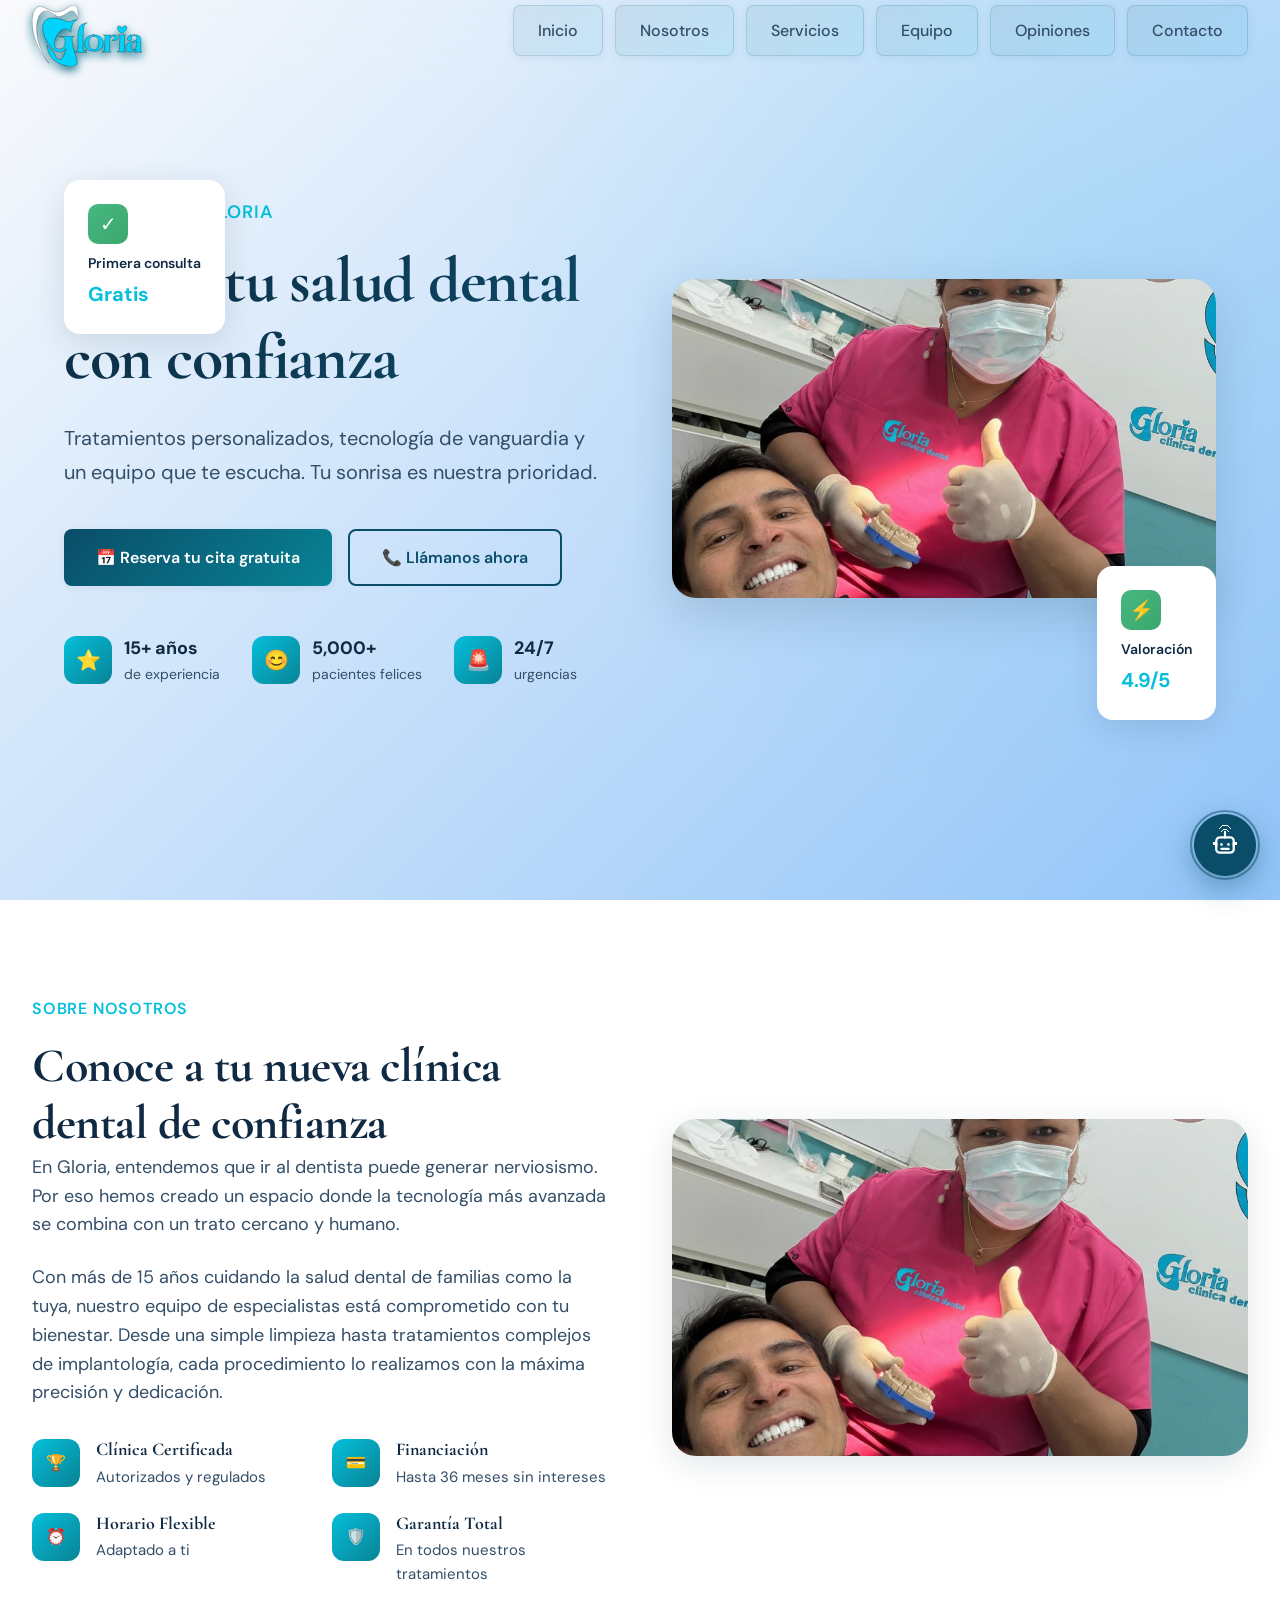
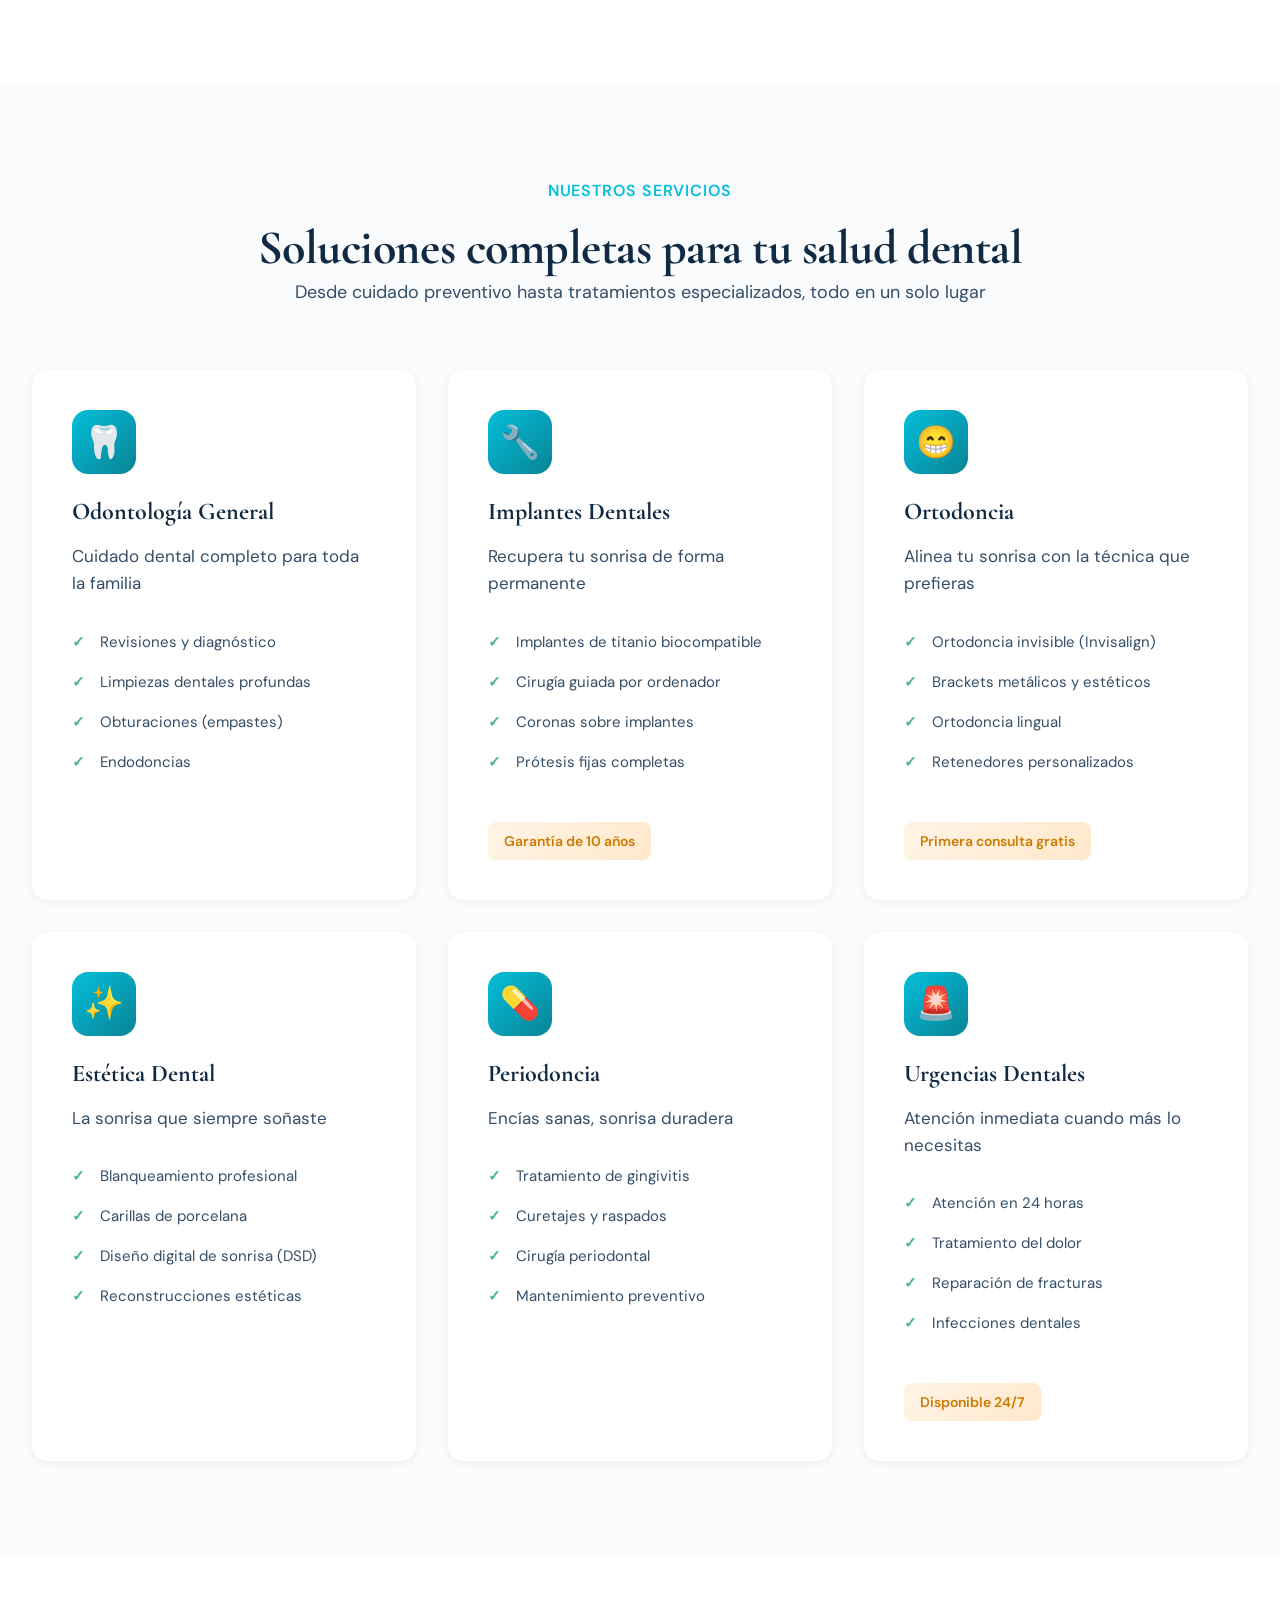
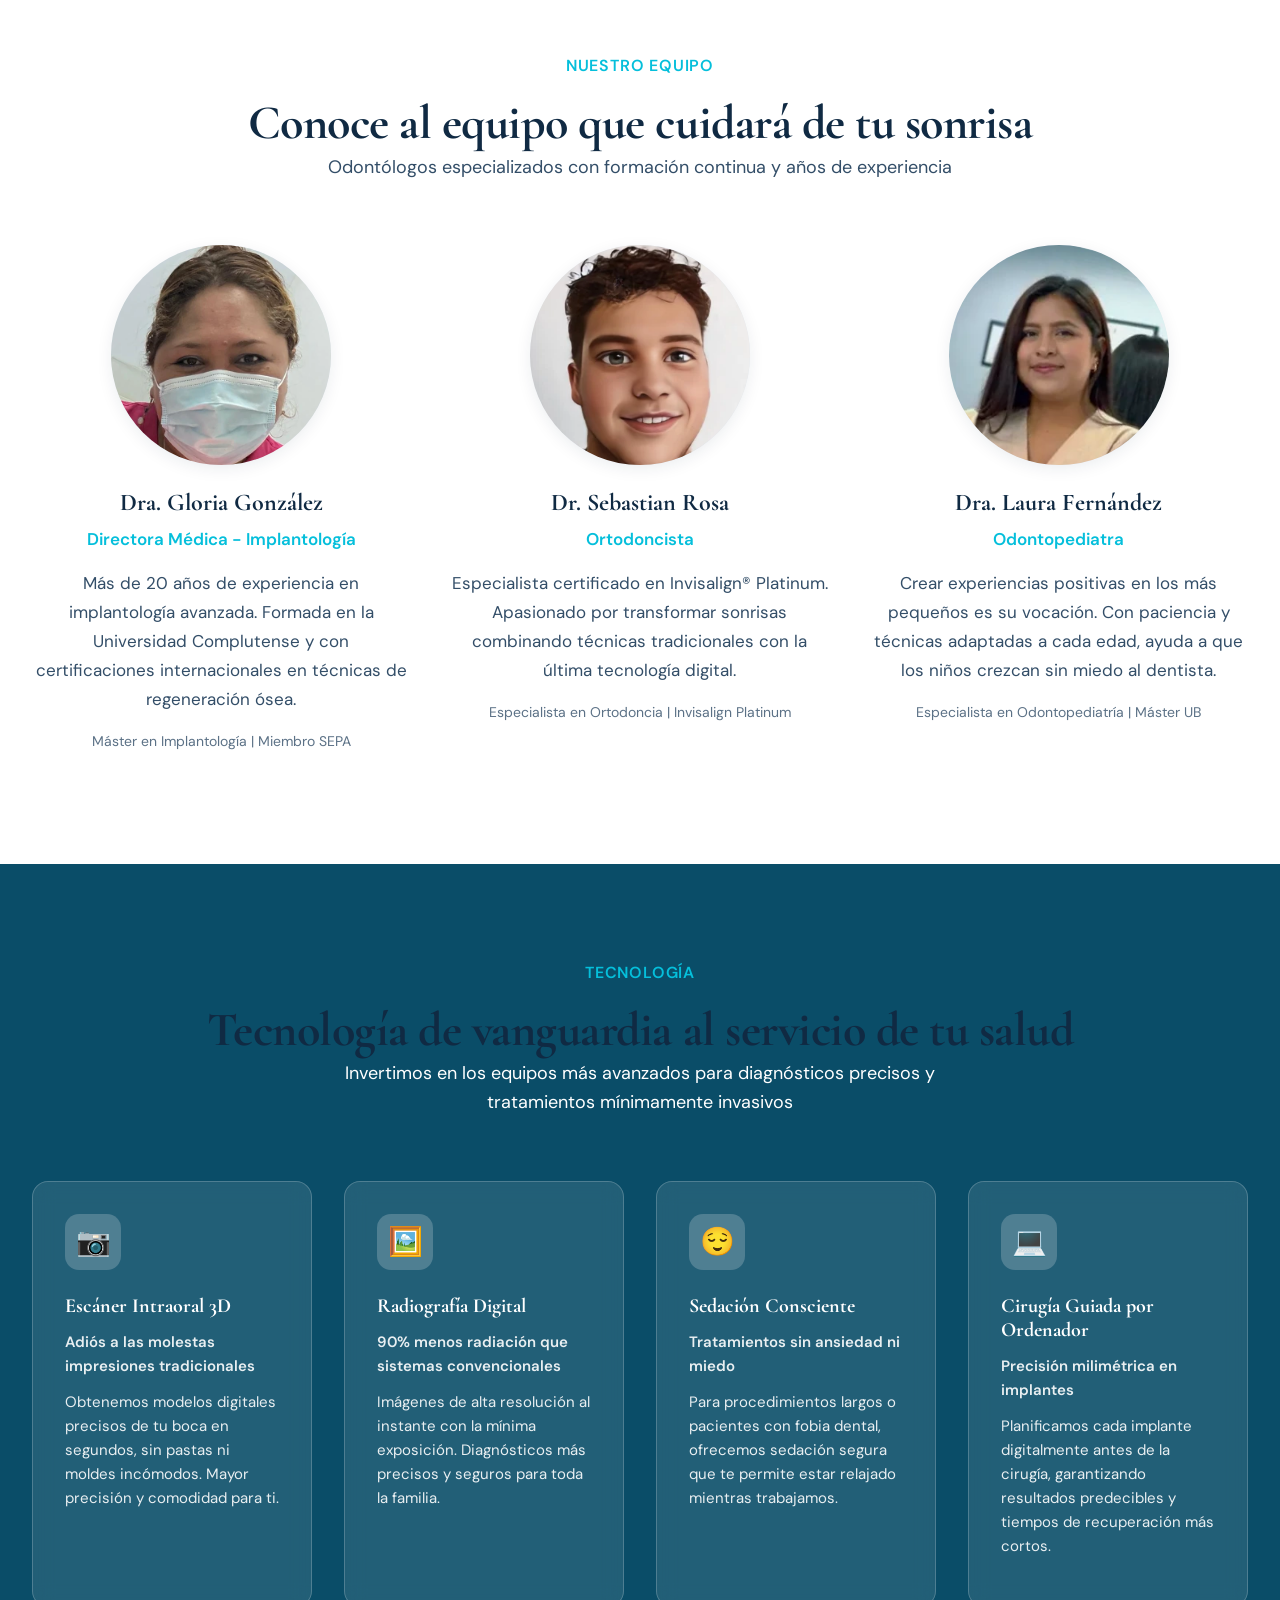
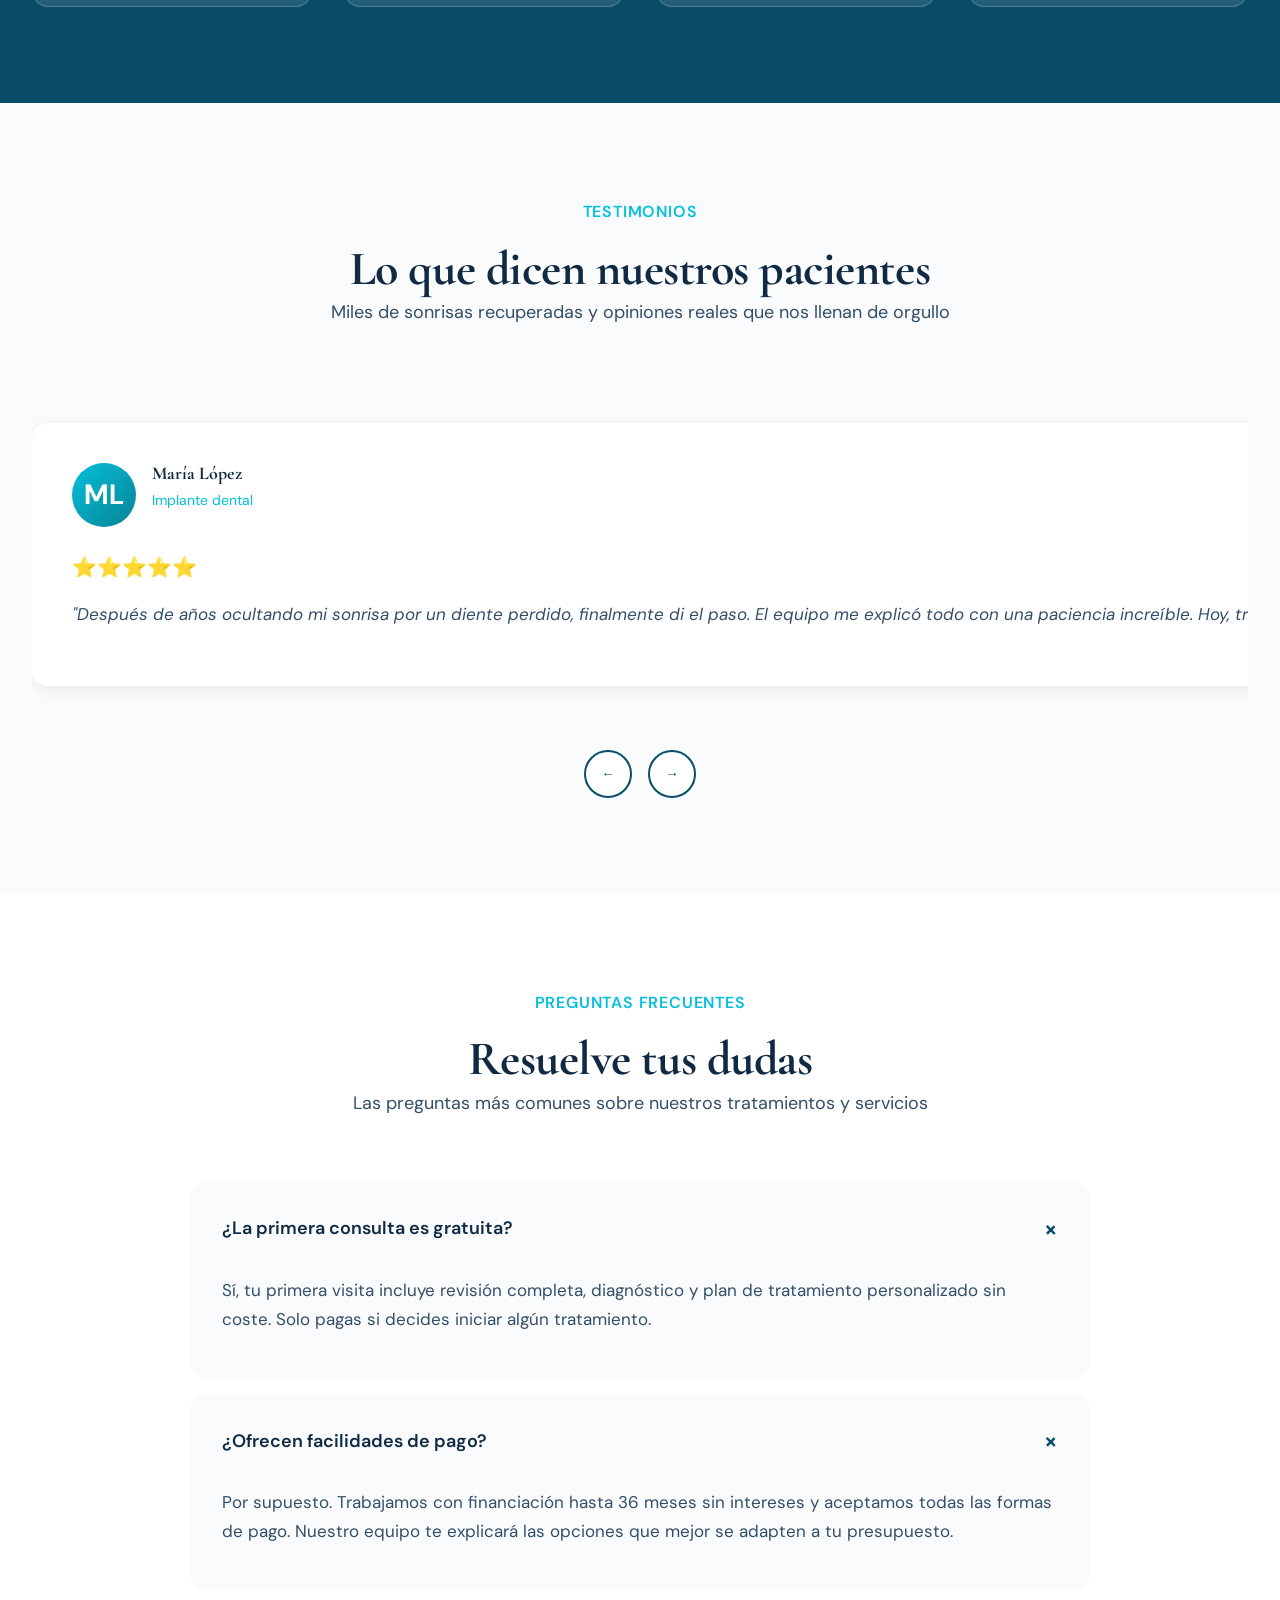
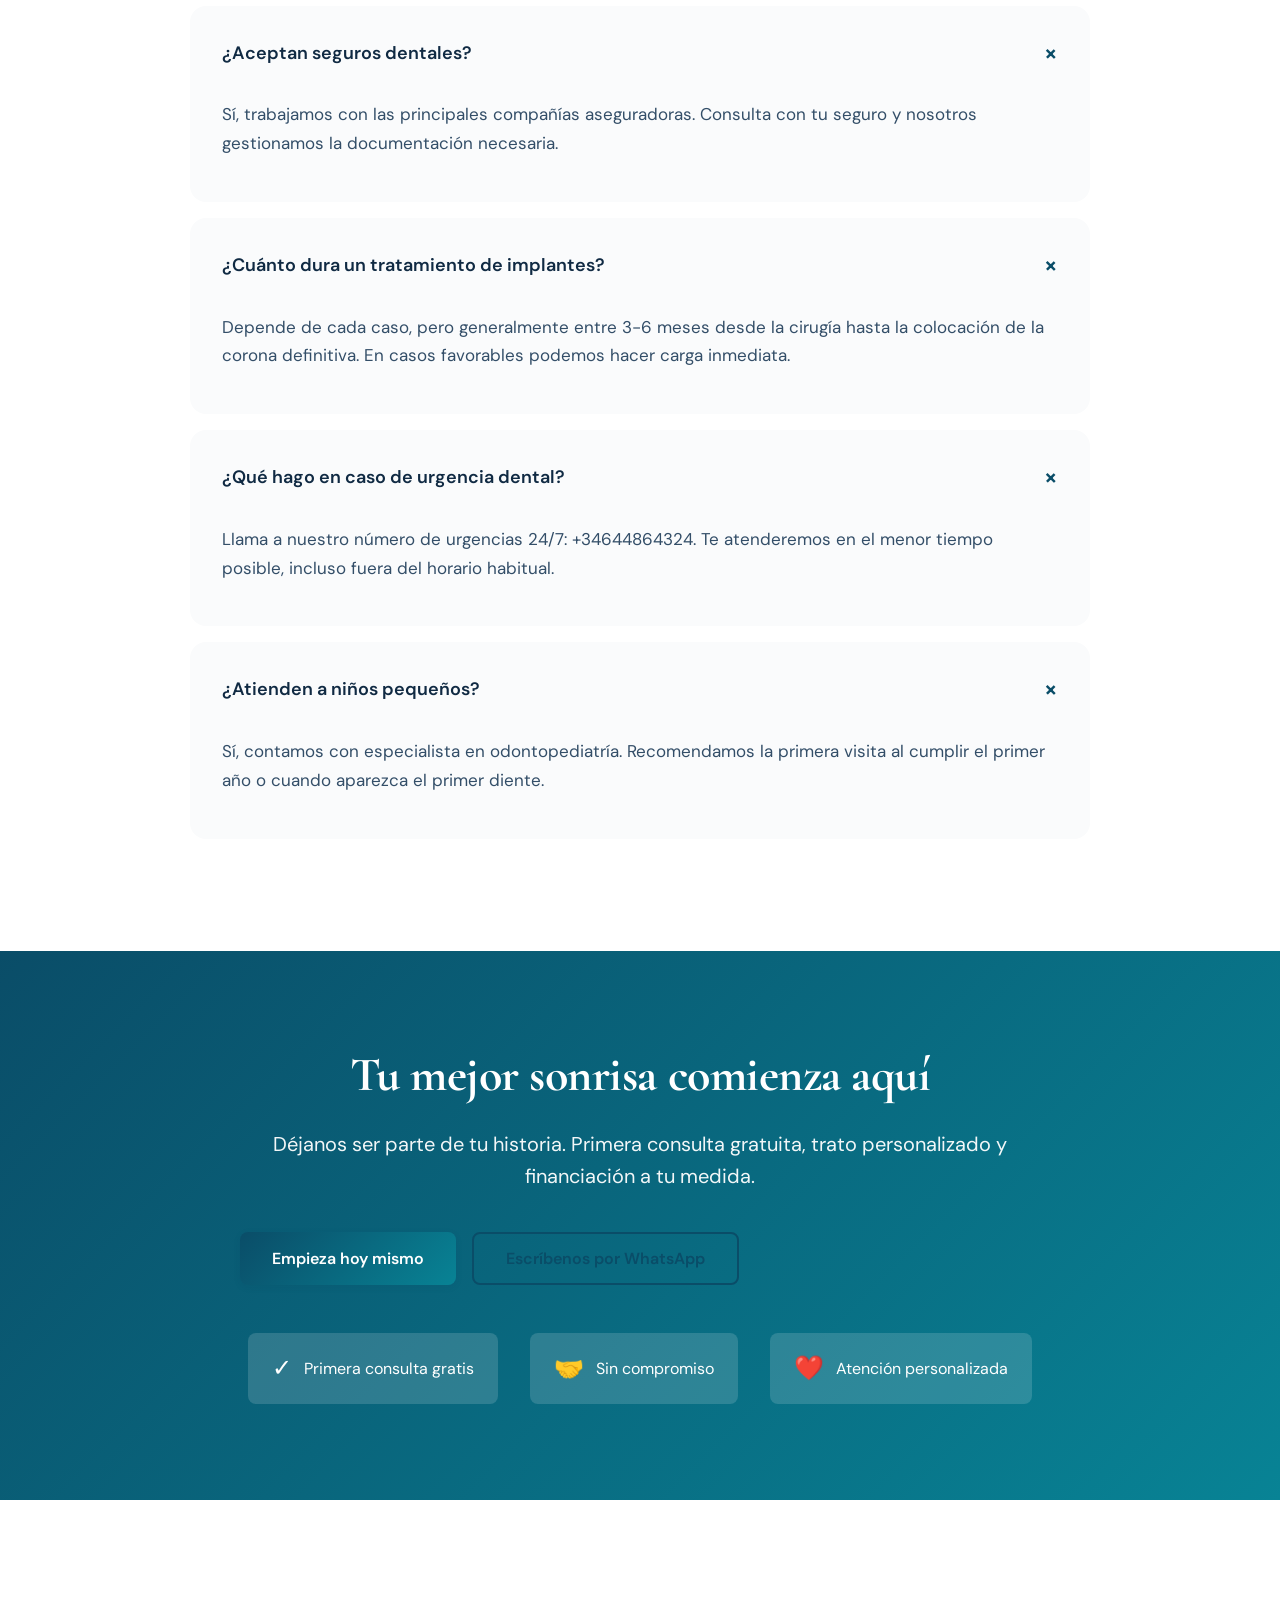
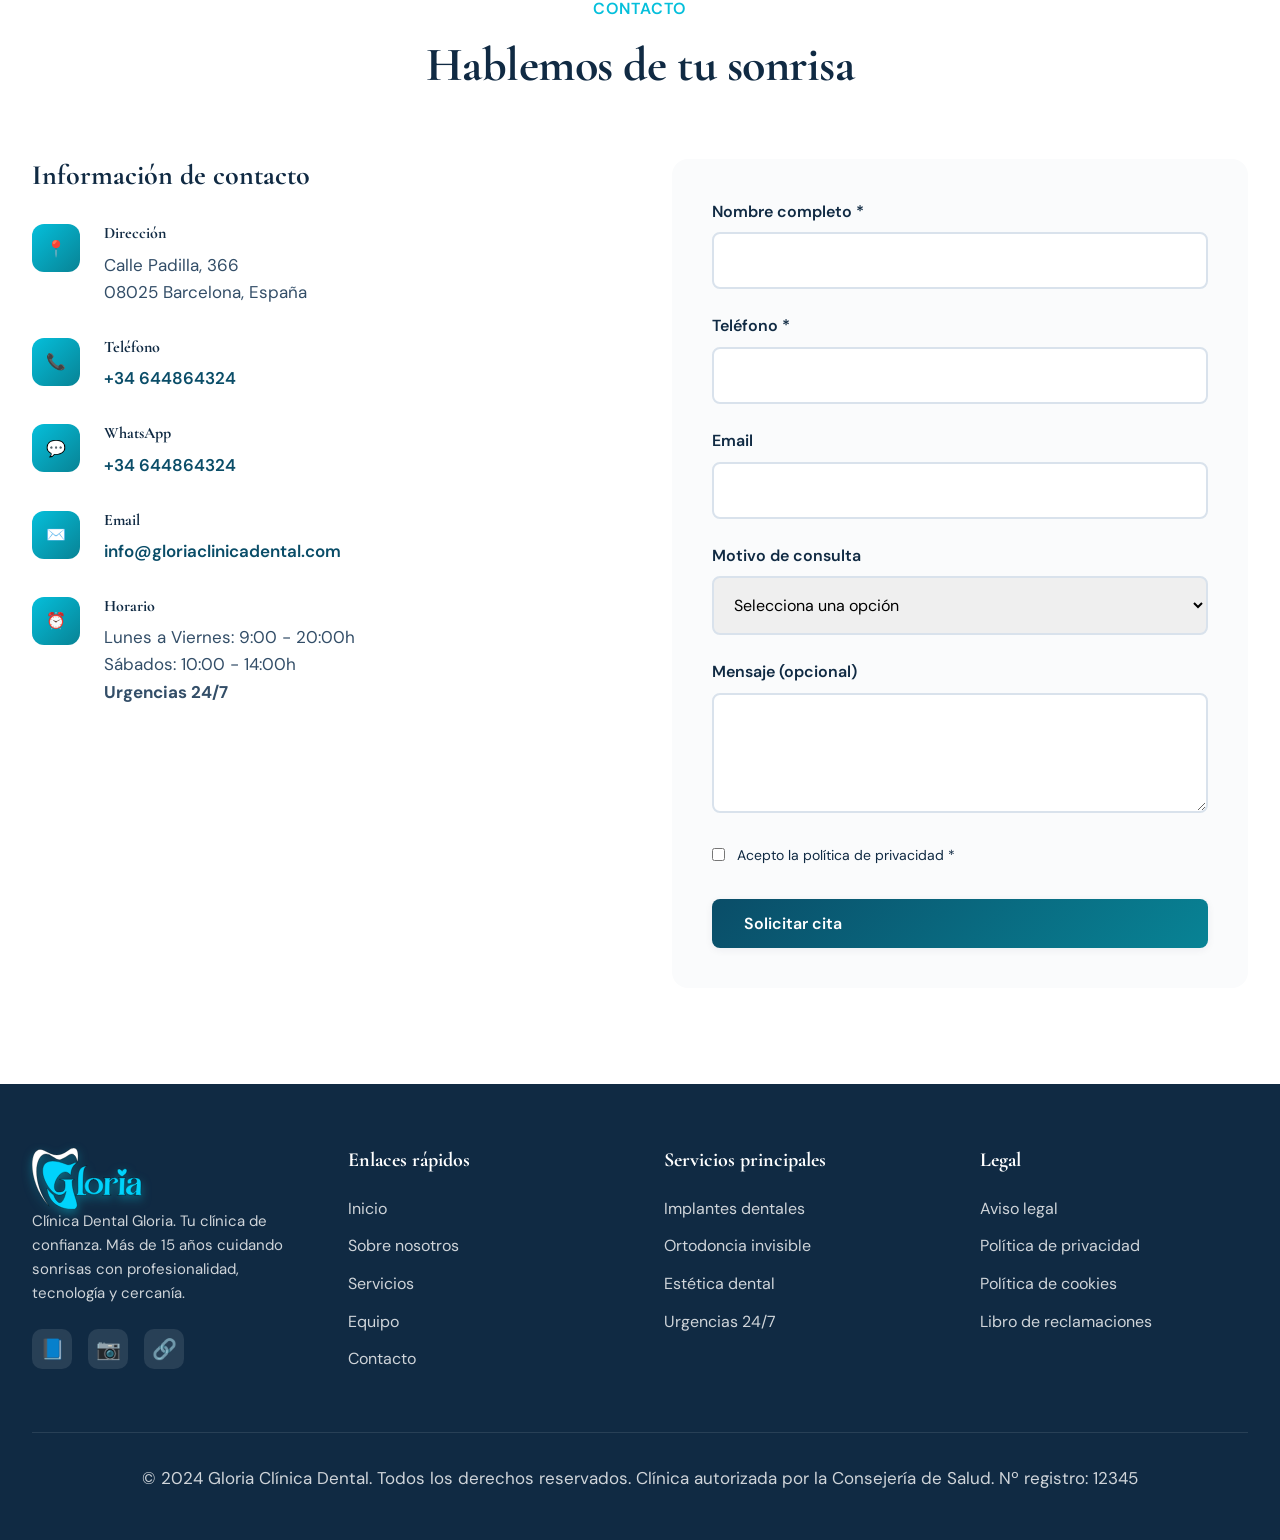
<file: index.html>
<!DOCTYPE html>
<html lang="es">
<head>
    <!-- Open Graph / Facebook -->
    <meta property="og:type" content="website" />
    <meta property="og:url" content="https://rodrigoratouu-code.github.io/GloriaClinic" />
    <meta property="og:title" content="Clinica Dental" />
    <meta property="og:description" content="Bienvenidos Clinica Dental " />
    <meta property="og:image" content="https://rodrigoratouu-code.github.io/GloriaClinic/mini.webp" />
    <meta property="og:image:width" content="1200" />
    <meta property="og:image:height" content="630" />
    <meta property="og:site_name" content="GloriaClinic" />

    <!-- Twitter Card -->
    <meta name="twitter:card" content="summary_large_image" />
    <meta name="twitter:url" content="https://rodrigoratouu-code.github.io/GloriaClinic" />
    <meta name="twitter:title" content="GloriaClinic" />
    <meta name="twitter:description" content="GloriaClinic" />
    <meta name="twitter:image" content="https://rodrigoratouu-code.github.io/GloriaClinic/mini.webp" />

    <meta charset="UTF-8">
    <meta name="viewport" content="width=device-width, initial-scale=1.0">
    <title>Gloria - Tu Clínica Dental de Confianza</title>
    <meta name="description" content="Clínica dental Gloria con más de 15 años de experiencia. Implantes, ortodoncia invisible, estética dental y urgencias 24/7. Primera consulta gratuita.">
    
    <!-- Google Fonts -->
    <link rel="preconnect" href="https://fonts.googleapis.com">
    <link rel="preconnect" href="https://fonts.gstatic.com" crossorigin>
    <link href="https://fonts.googleapis.com/css2?family=Cormorant+Garamond:wght@400;600;700&family=DM+Sans:wght@400;500;600;700&display=swap" rel="stylesheet">
    

    <style>
        :root {
            --color-primary: #0A4D68;
            --color-primary-light: #088395;
            --color-accent: #05BFDB;
            --color-neutral-100: #FAFBFC;
            --color-neutral-200: #F0F4F8;
            --color-neutral-300: #D9E2EC;
            --color-neutral-700: #334E68;
            --color-neutral-900: #102A43;
            --color-success: #47B881;
            --color-warning: #FFB84D;
            --color-urgent: #F76C6C;
            
            --font-display: 'Cormorant Garamond', serif;
            --font-body: 'DM Sans', sans-serif;
            
            --spacing-xs: 0.5rem;
            --spacing-sm: 1rem;
            --spacing-md: 1.5rem;
            --spacing-lg: 2.5rem;
            --spacing-xl: 4rem;
            --spacing-2xl: 6rem;
            
            --radius-sm: 8px;
            --radius-md: 16px;
            --radius-lg: 24px;
            
            --shadow-sm: 0 2px 8px rgba(16, 42, 67, 0.06);
            --shadow-md: 0 4px 16px rgba(16, 42, 67, 0.08);
            --shadow-lg: 0 8px 32px rgba(16, 42, 67, 0.12);
            --shadow-xl: 0 16px 48px rgba(16, 42, 67, 0.16);
        }
        
        * {
            margin: 0;
            padding: 0;
            box-sizing: border-box;
        }
        
        html {
            scroll-behavior: smooth;
        }
        
        body {
            font-family: var(--font-body);
            color: var(--color-neutral-700);
            line-height: 1.6;
            background-color: var(--color-neutral-100);
            overflow-x: hidden;
        }
        
        /* Typography */
        h1, h2, h3, h4 {
            font-family: var(--font-display);
            color: var(--color-neutral-900);
            line-height: 1.2;
            font-weight: 700;
        }
        
        h1 {
            font-size: clamp(2.5rem, 5vw, 4rem);
            letter-spacing: -0.02em;
        }
        
        h2 {
            font-size: clamp(2rem, 4vw, 3rem);
            letter-spacing: -0.01em;
        }
        
        h3 {
            font-size: clamp(1.5rem, 3vw, 2rem);
        }
        
        p {
            font-size: 1.0625rem;
            margin-bottom: 1rem;
        }
        
        a {
            text-decoration: none;
            color: inherit;
        }
        
        /* Header & Navigation */
        .header {
            position: fixed;
            top: 0;
            left: 0;
            right: 0;
            z-index: 1000;
            background: rgba(255, 255, 255, 0);
            backdrop-filter: blur(18px);
            transition: all 0.3s cubic-bezier(0.4, 0, 0.2, 1);
        }
    
        .header.scrolled {
            box-shadow: var(--shadow-md);
            background: rgba(255, 255, 255, 0);
            backdrop-filter: blur(18px);
        }
        .titulo-clinica {
            color: #00a2ff8e; /* elige el color que quieras */
            position: relative; top: 35px; /* subir */ /* top: 15px; bajar */
            position: relative; left: -80px; /* mueve a la derecha */ /* left: -20px; mueve a la izquierda */
    font-family: "Poppins", sans-serif;
    font-size: 28px;
    font-weight: 600;
}

        
        .nav-container {
            max-width: 1400px;
            margin: 0 auto;
            display: flex;
            justify-content: space-between;
            align-items: flex-start;
            transition: all 0.3s cubic-bezier(0.4, 0, 0.2, 1);
            padding: 0.3rem 2rem;
        }
        
        .header.scrolled .nav-container {
            align-items: center;
        }
        
        .logo {
            background: transparent;
            display: flex;
            align-items: center;
            animation: logoEntrance 1s ease-out;
        }
        
        .logo img {
            height: auto;
            width: 280px;
            object-fit: contain;
            transition: transform 0.3s ease;
        }
        
        .logo:hover img {
            transform: scale(1.05);
        }

        /* Sombra suave para el logo (img y svg) */
        .logo img, .logo svg {
            filter: drop-shadow(0 6px 12px rgba(0,0,0,0.15));
        }
        
        @keyframes logoEntrance {
            0% {
                opacity: 0;
                transform: translateY(-20px);
            }
            100% {
                opacity: 1;
                transform: translateY(0);
            }
        }
        
        /* Responsive logo */
        @media (max-width: 1024px) {
            .logo img {
                height: 180px;
            }
        }
        
        @media (max-width: 768px) {
            .logo img {
                height: auto;
                max-width: 180px;
            }
        }
        
        @media (max-width: 768px) {
            .logo img {
                height: auto;
                max-width: 120px;
            }
        }
        
        .nav-menu {
            display: flex;
            flex-direction: row;
            list-style: none;
            gap: 0.75rem;
            align-items: flex-end;
            transition: all 0.5s cubic-bezier(0.4, 0, 0.2, 1);
        }
        
        .header.scrolled .nav-menu {
            flex-direction: row;
            gap: 0.1rem;
        }
        
        .nav-menu li {
            transition: all 0.3s ease;
        }
        
        .nav-menu a {
            font-weight: 500;
            color: var(--color-neutral-700);
            transition: all 0.3s ease;
            position: relative;
            padding: 0.75rem 1.5rem;
            border-radius: var(--radius-sm);
            background: linear-gradient(135deg, rgba(10, 77, 104, 0.08), rgba(5, 191, 219, 0.08));
            border: 1px solid rgba(10, 77, 104, 0.15);
            display: inline-block;
            backdrop-filter: blur(4px);
            box-shadow: 0 2px 8px rgba(10, 77, 104, 0.08);
        }
        
        .header.scrolled .nav-menu a {
            padding: 0.5rem 1rem;
            font-size: 0.875rem;
            background: rgba(255, 255, 255, 0.6);
            backdrop-filter: blur(8px);
            border: 1px solid rgba(10, 77, 104, 0.1);
            box-shadow: 0 2px 4px rgba(10, 77, 104, 0.05);
        }
        
        .nav-menu a:hover {
            background: linear-gradient(135deg, var(--color-primary), var(--color-primary-light));
            color: white;
            transform: translateY(-2px);
            box-shadow: 0 4px 12px rgba(10, 77, 104, 0.2);
            border-color: transparent;
        }
        
        .header.scrolled .nav-menu a:hover {
            background: linear-gradient(135deg, var(--color-primary), var(--color-primary-light));
            color: white;
            transform: translateY(-2px);
            box-shadow: 0 4px 12px rgba(10, 77, 104, 0.25);
        }
        
        .nav-menu a::after {
            display: none;
        }
        
        .btn {
            padding: 0.875rem 2rem;
            border-radius: var(--radius-sm);
            font-weight: 600;
            cursor: pointer;
            border: none;
            transition: all 0.3s cubic-bezier(0.4, 0, 0.2, 1);
            font-family: var(--font-body);
            display: inline-flex;
            align-items: center;
            gap: 0.5rem;
            font-size: 1rem;
        }
        
        .btn-primary {
            background: linear-gradient(135deg, var(--color-primary), var(--color-primary-light));
            color: white;
            box-shadow: var(--shadow-sm);
        }
        
        .btn-primary:hover {
            transform: translateY(-2px);
            box-shadow: var(--shadow-lg);
        }
        
        .btn-secondary {
            background: transparent;
            color: var(--color-primary);
            border: 2px solid var(--color-primary);
        }
        
        .btn-secondary:hover {
            background: var(--color-primary);
            color: white;
        }
        
        /* Mobile Menu Toggle */
        .mobile-toggle {
            display: none;
            flex-direction: column;
            gap: 5px;
            cursor: pointer;
            padding: 8px;
            position: relative;
            z-index: 1001;
        }
        
        .mobile-toggle span {
            width: 25px;
            height: 3px;
            background: var(--color-primary);
            border-radius: 2px;
            transition: all 0.3s ease;
        }
        
        .mobile-toggle:hover span {
            background: var(--color-accent);
        }
        
        /* Mobile menu overlay */
        .menu-overlay {
            display: none;
            position: fixed;
            top: 0;
            left: 0;
            width: 100%;
            height: 100%;
            background: rgba(0, 0, 0, 0.5);
            backdrop-filter: blur(4px);
            z-index: 998;
            opacity: 0;
            transition: opacity 0.3s ease;
        }
        
        .menu-overlay.active {
            display: block;
            opacity: 1;
        }
        
        /* Hero Section */
        .hero {
            min-height: 100vh;
            display: flex;
            align-items: center;
            position: relative;
            overflow: hidden;
            padding-top: 80px;
            background: linear-gradient(135deg, #f9fafc 0%, #91c4f8 100%);
        }
        
        .hero::before {
            content: '';
            position: absolute;
            top: -50%;
            right: -20%;
            width: 80%;
            height: 150%;
            background: radial-gradient(circle, rgba(5, 191, 219, 0.08) 0%, transparent 70%);
            border-radius: 50%;
            animation: float 20s ease-in-out infinite;
        }
        
        @keyframes float {
            0%, 100% { transform: translate(0, 0) rotate(0deg); }
            33% { transform: translate(30px, -30px) rotate(5deg); }
            66% { transform: translate(-20px, 20px) rotate(-5deg); }
        }
        
        .hero-container {
            max-width: 1400px;
            margin: 0 auto;
            padding: 0 2rem;
            display: grid;
            grid-template-columns: 1fr 1fr;
            gap: 4rem;
            align-items: center;
            position: relative;
            z-index: 1;
        }
        
        .hero-content {
            animation: slideInLeft 0.8s cubic-bezier(0.4, 0, 0.2, 1);
        }
        
        @keyframes slideInLeft {
            from {
                opacity: 0;
                transform: translateX(-30px);
            }
            to {
                opacity: 1;
                transform: translateX(0);
            }
        }
        
        .hero-subtitle {
            color: var(--color-accent);
            font-weight: 600;
            font-size: 1.125rem;
            margin-bottom: 1rem;
            letter-spacing: 0.05em;
            text-transform: uppercase;
        }
        
        .hero h1 {
            margin-bottom: 1.5rem;
            background: linear-gradient(135deg, var(--color-neutral-900), var(--color-primary));
            -webkit-background-clip: text;
            -webkit-text-fill-color: transparent;
            background-clip: text;
        }
        
        .hero-description {
            font-size: 1.25rem;
            color: var(--color-neutral-700);
            margin-bottom: 2rem;
            line-height: 1.7;
        }
        
        .hero-stats {
            display: flex;
            gap: 2rem;
            margin-top: 3rem;
            flex-wrap: wrap;
        }
        
        .stat-item {
            display: flex;
            align-items: center;
            gap: 0.75rem;
        }
        
        .stat-icon {
            width: 48px;
            height: 48px;
            background: linear-gradient(135deg, var(--color-accent), var(--color-primary-light));
            border-radius: 12px;
            display: flex;
            align-items: center;
            justify-content: center;
            color: white;
            font-size: 1.25rem;
        }
        
        .stat-text {
            font-size: 0.875rem;
            color: var(--color-neutral-700);
        }
        
        .stat-number {
            font-weight: 700;
            color: var(--color-neutral-900);
            display: block;
            font-size: 1.125rem;
        }
        
        .hero-buttons {
            display: flex;
            gap: 1rem;
            margin-top: 2.5rem;
            flex-wrap: wrap;
        }
        
        .hero-image {
            position: relative;
            animation: slideInRight 0.8s cubic-bezier(0.4, 0, 0.2, 1);
        }
        
        @keyframes slideInRight {
            from {
                opacity: 0;
                transform: translateX(30px);
            }
            to {
                opacity: 1;
                transform: translateX(0);
            }
        }
        
        .hero-image img {
            width: 100%;
            border-radius: var(--radius-lg);
            box-shadow: var(--shadow-xl);
        }
        
        .floating-card {
            position: absolute;
            background: white;
            padding: 1.5rem;
            border-radius: var(--radius-md);
            box-shadow: var(--shadow-lg);
            animation: floatCard 3s ease-in-out infinite;
            z-index: 10;
        }
        
        @keyframes floatCard {
            0%, 100% { transform: translateY(0); }
            50% { transform: translateY(-10px); }
        }
        
        .card-1 {
            top: 20%;
            left: 5%;
        }
        
        .card-2 {
            bottom: 20%;
            right: 5%;
        }
        
        .card-icon {
            width: 40px;
            height: 40px;
            background: linear-gradient(135deg, var(--color-success), #3AA76D);
            border-radius: 10px;
            display: flex;
            align-items: center;
            justify-content: center;
            color: white;
            margin-bottom: 0.5rem;
            font-size: 1.25rem;
        }
        
        .card-title {
            font-weight: 600;
            color: var(--color-neutral-900);
            font-size: 0.875rem;
            margin-bottom: 0.25rem;
        }
        
        .card-value {
            color: var(--color-accent);
            font-weight: 700;
            font-size: 1.25rem;
        }
        
        /* Section Styles */
        section {
            padding: var(--spacing-2xl) 2rem;
        }
        
        .section-container {
            max-width: 1400px;
            margin: 0 auto;
        }
        
        .section-header {
            text-align: center;
            margin-bottom: 4rem;
        }
        
        .section-subtitle {
            color: var(--color-accent);
            font-weight: 600;
            font-size: 1rem;
            margin-bottom: 1rem;
            letter-spacing: 0.05em;
            text-transform: uppercase;
        }
        
        .section-title {
            margin-bottom: 1rem;
        }
        
        .section-description {
            font-size: 1.125rem;
            color: var(--color-neutral-700);
            max-width: 700px;
            margin: 0 auto;
        }
        
        /* About Section */
        .about {
            background: white;
        }
        
        .about-content {
            display: grid;
            grid-template-columns: 1fr 1fr;
            gap: 4rem;
            align-items: center;
        }
        
        .about-text p {
            font-size: 1.125rem;
            margin-bottom: 1.5rem;
        }
        
        .about-features {
            display: grid;
            grid-template-columns: 1fr 1fr;
            gap: 1.5rem;
            margin-top: 2rem;
        }
        
        .feature-item {
            display: flex;
            align-items: flex-start;
            gap: 1rem;
        }
        
        .feature-icon {
            width: 48px;
            height: 48px;
            background: linear-gradient(135deg, var(--color-accent), var(--color-primary-light));
            border-radius: 12px;
            display: flex;
            align-items: center;
            justify-content: center;
            color: white;
            flex-shrink: 0;
        }
        
        .feature-text h4 {
            font-size: 1.125rem;
            margin-bottom: 0.25rem;
            color: var(--color-neutral-900);
        }
        
        .feature-text p {
            font-size: 0.9375rem;
            color: var(--color-neutral-700);
            margin: 0;
        }
        
        .about-image {
            position: relative;
        }
        
        .about-image img {
            width: 100%;
            border-radius: var(--radius-lg);
            box-shadow: var(--shadow-lg);
        }
        
        /* Services Section */
        .services {
            background: var(--color-neutral-100);
        }
        
        .services-grid {
            display: grid;
            grid-template-columns: repeat(auto-fit, minmax(350px, 1fr));
            gap: 2rem;
        }
        
        .service-card {
            background: white;
            padding: 2.5rem;
            border-radius: var(--radius-md);
            box-shadow: var(--shadow-sm);
            transition: all 0.4s cubic-bezier(0.4, 0, 0.2, 1);
            position: relative;
            overflow: hidden;
        }
        
        .service-card::before {
            content: '';
            position: absolute;
            top: 0;
            left: 0;
            width: 100%;
            height: 4px;
            background: linear-gradient(90deg, var(--color-accent), var(--color-primary));
            transform: scaleX(0);
            transition: transform 0.4s ease;
        }
        
        .service-card:hover {
            transform: translateY(-8px);
            box-shadow: var(--shadow-lg);
        }
        
        .service-card:hover::before {
            transform: scaleX(1);
        }
        
        .service-icon {
            width: 64px;
            height: 64px;
            background: linear-gradient(135deg, var(--color-accent), var(--color-primary-light));
            border-radius: 16px;
            display: flex;
            align-items: center;
            justify-content: center;
            color: white;
            font-size: 2rem;
            margin-bottom: 1.5rem;
        }
        
        .service-card h3 {
            font-size: 1.5rem;
            margin-bottom: 1rem;
        }
        
        .service-card p {
            color: var(--color-neutral-700);
            margin-bottom: 1.5rem;
        }
        
        .service-features {
            list-style: none;
            margin-bottom: 1.5rem;
        }
        
        .service-features li {
            padding: 0.5rem 0;
            padding-left: 1.75rem;
            position: relative;
            color: var(--color-neutral-700);
            font-size: 0.9375rem;
        }
        
        .service-features li::before {
            content: '✓';
            position: absolute;
            left: 0;
            color: var(--color-success);
            font-weight: 700;
        }
        
        .service-badge {
            display: inline-block;
            padding: 0.5rem 1rem;
            background: linear-gradient(135deg, #FFF4E6, #FFE8CC);
            color: #CC7A00;
            border-radius: var(--radius-sm);
            font-size: 0.875rem;
            font-weight: 600;
            margin-top: 1rem;
        }
        
        /* Team Section */
        .team {
            background: white;
        }
        
        .team-grid {
            display: grid;
            grid-template-columns: repeat(auto-fit, minmax(300px, 1fr));
            gap: 2.5rem;
        }
        
        .team-member {
            text-align: center;
            transition: transform 0.3s ease;
        }
        
        .team-member:hover {
            transform: scale(1.02);
        }
        
        .member-photo {
            width: 220px;
            height: 220px;
            border-radius: 50%;
            margin: 0 auto 1.5rem;
            background: linear-gradient(135deg, var(--color-neutral-200), var(--color-neutral-300));
            box-shadow: var(--shadow-md);
            overflow: hidden;
            position: relative;
        }
        
        .member-photo img {
            width: 100%;
            height: 100%;
            object-fit: cover;
        }
        
        .member-photo::after {
            content: '';
            position: absolute;
            top: 50%;
            left: 50%;
            transform: translate(-50%, -50%);
            font-size: 5rem;
            opacity: 0.3;
        }
        
        .team-member h3 {
            font-size: 1.5rem;
            margin-bottom: 0.5rem;
        }
        
        .member-role {
            color: var(--color-accent);
            font-weight: 600;
            margin-bottom: 1rem;
        }
        
        .member-bio {
            color: var(--color-neutral-700);
            margin-bottom: 1rem;
            line-height: 1.7;
        }
        
        .member-credentials {
            font-size: 0.875rem;
            color: var(--color-neutral-700);
            opacity: 0.8;
        }
        
        /* Technology Section */
        .technology {
            background: var(--color-primary);
            color: white;
        }
        
        .technology .section-subtitle {
            color: var(--color-accent);
        }
        
        .technology .section-title,
        .technology .section-description {
            color: white;
        }
        
        .tech-grid {
            display: grid;
            grid-template-columns: repeat(auto-fit, minmax(280px, 1fr));
            gap: 2rem;
        }
        
        .tech-card {
            background: rgba(255, 255, 255, 0.1);
            backdrop-filter: blur(10px);
            padding: 2rem;
            border-radius: var(--radius-md);
            border: 1px solid rgba(255, 255, 255, 0.2);
            transition: all 0.3s ease;
        }
        
        .tech-card:hover {
            background: rgba(255, 255, 255, 0.15);
            transform: translateY(-4px);
        }
        
        .tech-icon {
            width: 56px;
            height: 56px;
            background: rgba(255, 255, 255, 0.2);
            border-radius: 14px;
            display: flex;
            align-items: center;
            justify-content: center;
            font-size: 1.75rem;
            margin-bottom: 1.5rem;
        }
        
        .tech-card h3 {
            color: white;
            font-size: 1.25rem;
            margin-bottom: 0.75rem;
        }
        
        .tech-benefit {
            color: var(--color-accent);
            font-weight: 600;
            margin-bottom: 0.75rem;
            font-size: 0.9375rem;
        }
        
        .tech-card p {
            color: rgba(255, 255, 255, 0.9);
            font-size: 0.9375rem;
        }
        
        /* Testimonials Section */
        .testimonials {
            background: var(--color-neutral-100);
        }
        
        .testimonials-slider {
            position: relative;
            overflow: hidden;
            padding: 2rem 0;
        }
        
        .testimonials-track {
            display: flex;
            gap: 2rem;
            transition: transform 0.5s ease;
        }
        
        .testimonial-card {
            min-width: 400px;
            background: white;
            padding: 2.5rem;
            border-radius: var(--radius-md);
            box-shadow: var(--shadow-md);
            flex-shrink: 0;
        }
        
        .testimonial-header {
            display: flex;
            align-items: center;
            gap: 1rem;
            margin-bottom: 1.5rem;
        }
        
        .testimonial-avatar {
            width: 64px;
            height: 64px;
            border-radius: 50%;
            background: linear-gradient(135deg, var(--color-accent), var(--color-primary-light));
            display: flex;
            align-items: center;
            justify-content: center;
            color: white;
            font-size: 1.75rem;
            font-weight: 700;
        }
        
        .testimonial-info h4 {
            font-size: 1.125rem;
            margin-bottom: 0.25rem;
        }
        
        .testimonial-treatment {
            color: var(--color-accent);
            font-size: 0.875rem;
        }
        
        .testimonial-rating {
            color: #FFB84D;
            font-size: 1.25rem;
            margin-bottom: 1rem;
        }
        
        .testimonial-text {
            color: var(--color-neutral-700);
            line-height: 1.8;
            font-style: italic;
        }
        
        .slider-controls {
            display: flex;
            justify-content: center;
            gap: 1rem;
            margin-top: 2rem;
        }
        
        .slider-btn {
            width: 48px;
            height: 48px;
            border-radius: 50%;
            background: white;
            border: 2px solid var(--color-primary);
            color: var(--color-primary);
            cursor: pointer;
            display: flex;
            align-items: center;
            justify-content: center;
            transition: all 0.3s ease;
        }
        
        .slider-btn:hover {
            background: var(--color-primary);
            color: white;
        }
        
        /* FAQ Section */
        .faq {
            background: white;
        }
        
        .faq-container {
            max-width: 900px;
            margin: 0 auto;
        }
        
        .faq-item {
            margin-bottom: 1rem;
            background: var(--color-neutral-100);
            border-radius: var(--radius-md);
            overflow: hidden;
            transition: all 0.3s ease;
        }
        
        .faq-question {
            padding: 1.75rem 2rem;
            cursor: pointer;
            display: flex;
            justify-content: space-between;
            align-items: center;
            font-weight: 600;
            color: var(--color-neutral-900);
            font-size: 1.125rem;
            transition: all 0.3s ease;
        }
        
        .faq-question:hover {
            background: var(--color-neutral-200);
        }
        
        .faq-icon {
            font-size: 1.5rem;
            color: var(--color-primary);
            transition: transform 0.3s ease;
        }
        
        .faq-item.active .faq-icon {
            transform: rotate(45deg);
        }
        
        .faq-answer {
            max-height: 0;
            overflow: hidden;
            transition: max-height 0.4s ease, padding 0.4s ease;
        }
        
        .faq-item.active .faq-answer {
            max-height: 500px;
            padding: 0 2rem 1.75rem;
        }
        
        .faq-answer p {
            color: var(--color-neutral-700);
            line-height: 1.7;
        }
        
        /* CTA Section */
        .cta {
            background: linear-gradient(135deg, var(--color-primary), var(--color-primary-light));
            color: white;
            text-align: center;
        }
        
        .cta-content {
            max-width: 800px;
            margin: 0 auto;
        }
        
        .cta h2 {
            color: white;
            margin-bottom: 1.5rem;
        }
        
        .cta p {
            font-size: 1.25rem;
            margin-bottom: 2.5rem;
            opacity: 0.95;
        }
        
        .cta-badges {
            display: flex;
            justify-content: center;
            gap: 2rem;
            margin-top: 3rem;
            flex-wrap: wrap;
        }
        
        .cta-badge {
            display: flex;
            align-items: center;
            gap: 0.75rem;
            background: rgba(255, 255, 255, 0.15);
            padding: 1rem 1.5rem;
            border-radius: var(--radius-sm);
        }
        
        .cta-badge-icon {
            font-size: 1.5rem;
        }
        
        /* Contact Section */
        .contact {
            background: white;
        }
        
        .contact-grid {
            display: grid;
            grid-template-columns: 1fr 1fr;
            gap: 4rem;
        }
        
        .contact-info h3 {
            font-size: 1.75rem;
            margin-bottom: 2rem;
        }
        
        .info-item {
            display: flex;
            gap: 1.5rem;
            margin-bottom: 2rem;
        }
        
        .info-icon {
            width: 48px;
            height: 48px;
            background: linear-gradient(135deg, var(--color-accent), var(--color-primary-light));
            border-radius: 12px;
            display: flex;
            align-items: center;
            justify-content: center;
            color: white;
            flex-shrink: 0;
        }
        
        .info-text h4 {
            font-size: 1rem;
            margin-bottom: 0.5rem;
            color: var(--color-neutral-900);
        }
        
        .info-text p {
            color: var(--color-neutral-700);
            margin: 0;
        }
        
        .info-text a {
            color: var(--color-primary);
            font-weight: 600;
        }
        
        .contact-form {
            background: var(--color-neutral-100);
            padding: 2.5rem;
            border-radius: var(--radius-md);
        }
        
        .form-group {
            margin-bottom: 1.5rem;
        }
        
        .form-group label {
            display: block;
            margin-bottom: 0.5rem;
            font-weight: 600;
            color: var(--color-neutral-900);
        }
        
        .form-group input,
        .form-group select,
        .form-group textarea {
            width: 100%;
            padding: 1rem;
            border: 2px solid var(--color-neutral-300);
            border-radius: var(--radius-sm);
            font-family: var(--font-body);
            font-size: 1rem;
            transition: all 0.3s ease;
        }
        
        .form-group input:focus,
        .form-group select:focus,
        .form-group textarea:focus {
            outline: none;
            border-color: var(--color-primary);
            box-shadow: 0 0 0 3px rgba(10, 77, 104, 0.1);
        }
        
        .form-group textarea {
            resize: vertical;
            min-height: 120px;
        }
        
        .form-checkbox {
            display: flex;
            gap: 0.75rem;
            align-items: flex-start;
        }
        
        .form-checkbox input {
            margin-top: 4px;
            width: auto;
        }
        
        .form-checkbox label {
            font-weight: 400;
            font-size: 0.875rem;
        }
        
        /* Footer */
        .footer {
            background: var(--color-neutral-900);
            color: rgba(255, 255, 255, 0.8);
            padding: 4rem 2rem 2rem;
        }
        
        .footer-grid {
            max-width: 1400px;
            margin: 0 auto;
            display: grid;
            grid-template-columns: repeat(auto-fit, minmax(250px, 1fr));
            gap: 3rem;
            margin-bottom: 3rem;
        }
        
        .footer-section h4 {
            color: white;
            font-size: 1.25rem;
            margin-bottom: 1.5rem;
        }
        
        .footer-section p {
            font-size: 0.9375rem;
            margin-bottom: 1rem;
            line-height: 1.6;
        }
        
        .footer-links {
            list-style: none;
        }
        
        .footer-links li {
            margin-bottom: 0.75rem;
        }
        
        .footer-links a {
            color: rgba(255, 255, 255, 0.8);
            transition: color 0.3s ease;
        }
        
        .footer-links a:hover {
            color: var(--color-accent);
        }
        
        .social-links {
            display: flex;
            gap: 1rem;
            margin-top: 1.5rem;
        }
        
        .social-icon {
            width: 40px;
            height: 40px;
            background: rgba(255, 255, 255, 0.1);
            border-radius: 10px;
            display: flex;
            align-items: center;
            justify-content: center;
            transition: all 0.3s ease;
            font-size: 1.25rem;
        }
        
        .social-icon:hover {
            background: var(--color-accent);
            transform: translateY(-3px);
        }
        
        .footer-bottom {
            border-top: 1px solid rgba(255, 255, 255, 0.1);
            padding-top: 2rem;
            text-align: center;
            font-size: 0.875rem;
            max-width: 1400px;
            margin: 0 auto;
        }
        
        /* Utilities */
        .text-center { text-align: center; }
        .mb-1 { margin-bottom: 1rem; }
        .mb-2 { margin-bottom: 2rem; }
        .mt-2 { margin-top: 2rem; }
        
        /* Responsive */
        @media (max-width: 1024px) {
            .hero-container,
            .about-content,
            .contact-grid {
                grid-template-columns: 1fr;
            }
            
            .hero-image {
                order: -1;
            }
            
            .services-grid {
                grid-template-columns: 1fr;
            }
            
            .testimonial-card {
                min-width: 350px;
            }
            
            .floating-card {
                display: none;
            }
        }
        
        @media (max-width: 768px) {
            .nav-menu {
                position: fixed;
                top: 80px;
                right: -100%;
                width: 280px;
                height: calc(100vh - 80px);
                background: rgba(255, 255, 255, 0.98);
                backdrop-filter: blur(20px);
                padding: 2rem;
                flex-direction: column;
                align-items: flex-start;
                gap: 1rem;
                box-shadow: -4px 0 20px rgba(0, 0, 0, 0.1);
                transition: right 0.4s cubic-bezier(0.4, 0, 0.2, 1), transform 0.4s cubic-bezier(0.4, 0, 0.2, 1);
                transform-origin: right center;
                z-index: 999;
            }
            
            /* Reducir el menú lateral un 30% horizontalmente cuando está activo */
            .nav-menu.active {
                right: 0;
                transform: scaleX(0.7);
            }
            
            .nav-menu a {
                width: 100%;
                text-align: left;
                padding: 1rem 1.5rem;
                font-size: 1rem;
            }
            
            .header.scrolled .nav-menu {
                flex-direction: column;
                gap: 1rem;
            }
            
            .header.scrolled .nav-menu a {
                padding: 1rem 1.5rem;
                font-size: 1rem;
                width: 100%;
            }
            
            .mobile-toggle {
                display: flex;
                cursor: pointer;
                z-index: 1000;
            }
            
            .mobile-toggle.active span:nth-child(1) {
                transform: rotate(45deg) translate(5px, 5px);
            }
            
            .mobile-toggle.active span:nth-child(2) {
                opacity: 0;
            }
            
            .mobile-toggle.active span:nth-child(3) {
                transform: rotate(-45deg) translate(7px, -6px);
            }
            
            .hero {
                min-height: auto;
                padding: 6rem 0 4rem;
            }
            
            section {
                padding: 4rem 1.5rem;
            }
            
            .about-features,
            .hero-stats {
                grid-template-columns: 1fr;
            }
            
            .testimonial-card {
                min-width: 300px;
            }
            
            .footer-grid {
                grid-template-columns: 1fr;
                gap: 2rem;
            }
            
            .hero-buttons {
                flex-direction: column;
            }
            
            .btn {
                width: 100%;
                justify-content: center;
            }
        }
        
        /* Animations */
        @keyframes fadeInUp {
            from {
                opacity: 0;
                transform: translateY(30px);
            }
            to {
                opacity: 1;
                transform: translateY(0);
            }
        }
        
        .fade-in-up {
            animation: fadeInUp 0.6s ease-out;
        }
        
        /* Scroll reveal */
        .reveal {
            opacity: 0;
            transform: translateY(30px);
            transition: all 0.6s ease-out;
        }
        
        .reveal.active {
            opacity: 1;
            transform: translateY(0);
        }
        .logo-wrapper {
    display: flex;
    align-items: center;
    gap: 1rem;
}

.logo svg {
    width: 110px;
    height: auto;
    filter: drop-shadow(0 4px 5px rgb(12, 110, 134));
}
@media (max-width: 600px) { .logo-svg svg { width: 120px; }

.member-photo.has-image::after {
    display: none;
}
.member-photo::after {
    content: none !important;
}




    </style>
</head>
<body>
    <!-- Header -->
    <header class="header" id="header">
        <nav class="nav-container">
            <div class="logo-wrapper">
            <a href="#inicio" class="logo">
            <div class="logo-svg">

<svg
  width="332.55203mm"
  height="185.66451mm"
  viewBox="0 0 332.55203 185.6645"
  xmlns="http://www.w3.org/2000/svg">

  <g transform="translate(-39.482179,109.21043)">
    <g transform="matrix(0.20297656,0,0,0.26052706,85.459424,65.810558)"
       fill="#00d3fc"
       fill-rule="evenodd"
       stroke="#000"
       stroke-linecap="round"
       stroke-width="3.65145">

      <path d="m 443.62492,-502.42057 c -60.71203,-3.55315 -102.42569,37.37948 -147.25436,23.14894 C -400.74942,-700.56737 80.322234,60.257231 281.1002,-168.58474 214.25917,70.050873 112.1364,-80.9267 97.001055,-126.64015 64.831265,-137.41275 4.80521,-198.25488 -5.814384,-206.72009 39.31313,64.229792 394.01564,41.321683 409.17605,36.417683 510.65455,3.5920027 371.00096,-126.92369 370.94564,-275.15492 c -0.008,-18.39389 3.56835,-26.95166 33.30628,-33.25227 l -225.36072,0.66213 c 19.84214,3.61011 78.21337,10.4945 83.72403,26.69849 3.46809,10.19784 2.60983,24.29681 3.50485,36.88997 1.9712,41.79109 -7.56897,68.40504 -36.63461,75.9243 -268.176532,69.377063 -37.23497,-351.64894 121.31064,-186.14297 5.16097,-90.20692 46.03299,-118.86834 92.82881,-148.0453 z"/>
      <path d="m 695.95588,-326.45714 c -179.99824,-1.43625 -190.25862,190.3942 1.19692,192.97381 178.87592,2.41013 191.94962,-191.43264 -1.19692,-192.97381 z m -6.04503,18.37112 c 104.13608,-1.88393 101.53929,157.72926 3.89684,153.94843 -102.93805,-3.98588 -95.37572,-152.29347 -3.89684,-153.94843 z"/>
      <path d="m 423.27063,-126.32109 c 14.79644,-3.22894 31.78474,-6.9362 34.84647,-44.1199 3.06174,-37.18372 -5.22693,-128.77458 4.1005,-185.71394 9.32741,-56.93933 31.5531,-77.63809 58.15989,-91.05833 26.6068,-13.42027 50.0563,-15.12767 75.01202,-16.94474 -20.13585,5.87306 -40.27169,11.74612 -50.51378,55.77028 -10.24208,44.02419 -10.59043,126.19773 -11.23381,178.9252 -0.54073,44.31745 -3.03625,66.34491 0.12562,78.06302 2.87536,10.65634 31.96882,27.93249 49.4245,-2.65296 l -2.70903,29.47365 z"/>
      <path d="m 843.09288,-323.39262 c 35.19504,0.19967 70.39004,0.39934 105.58504,0.599 -8.4312,3.56983 -13.8573,6.82416 -15.621,14.02477 -0.7927,3.53224 -1.2153,7.49301 -2.3305,10.83381 57,-54.28177 140.97778,-17.23291 126.54748,13.62733 -8.2205,17.57997 -54.8868,34.2108 -97.08728,23.361 0,0 2.9097,-0.86078 6.7895,-2.27051 51.59548,-18.7472 43.87558,-43.37451 25.7129,-48.09777 -24.9315,1.14772 -56.1977,23.67208 -58.8735,31.97025 -4.6528,14.42924 -3.7979,118.17383 -3.9608,134.47233 1.0438,14.50113 13.7765,17.05696 23.7793,19.03089 -44.2378,0.53044 -91.59571,0.18799 -135.83339,0.71843 11.70607,-4.73527 31.12171,-1.28656 35.02996,-20.68621 5.23248,-45.90298 6.4074,-109.9283 8.81977,-158.37979 0.75964,-15.25711 -11.35392,-14.96436 -18.55748,-19.20353 z"/>
      <path d="m 1063.727,-325.0386 c 35.195,0.19967 70.39,0.39934 105.585,0.599 -8.4312,3.56982 -15.0268,6.71836 -15.621,14.02477 -4.337,53.32844 -6.4583,109.41435 -7.1024,163.89644 1.0437,14.50112 17.6768,17.05696 27.6795,19.03089 -44.2377,0.53044 -91.5957,0.18799 -135.8334,0.71843 11.7061,-4.73527 31.1218,-1.28657 35.03,-20.68621 5.2325,-45.903 6.4074,-109.9283 8.8198,-158.3798 0.7596,-15.2571 -11.3539,-14.96435 -18.5575,-19.20352 z"/>
      <path d="m 1115.4623,-407.42388 c 66.2064,-63.10161 121.3766,16.8241 0,67.50514 -110.1581,-43.21931 -74.5584,-128.92809 0,-67.50514 z"/>
      <path d="m 1235.722,-319.45291 c -62.5598,18.09297 -38.0755,57.41593 -34.4373,58.9482 14.2236,5.99049 46.9946,-2.12241 51.5334,-3.37397 12.0476,-3.32216 -14.3439,-39.1441 22.3598,-50.09573 42.5287,-12.68966 71.5423,16.63312 51.8746,46.75006 -14.6496,22.43285 -79.307,8.38927 -129.8142,43.45068 -72.8524,50.57324 15.0765,138.497423 108.6883,76.52701 7.8137,-5.17261 14.5612,-12.65849 16.5764,-14.69526 2.2728,-2.2972 -0.1479,14.81728 -2.7337,25.81922 -2.405,10.23195 -26.2381,10.93534 -19.0416,11.0361 45.3806,0.63538 63.42,1.12883 108.8814,2.13444 2.6194,0.058 -7.2149,-5.81955 -10.3352,-7.80789 -11.8908,-7.57717 -0.5657,-80.72632 -3.4437,-139.52062 -0.9079,-18.54758 -6.6178,-39.74465 -43.0988,-49.95044 -33.6582,-9.41608 -79.7138,-9.92316 -117.0094,0.7782 z m 95.033,72.82243 c -1.003,18.84554 -6.2359,66.36275 -7.6378,68.03103 -57.0117,67.8449 -108.8523,-8.13858 -50.2952,-47.75437 14.7183,-9.28618 33.2928,-15.35615 51.3,-20.17779 4.0655,-0.97559 6.691,-1.18959 6.633,-0.0988 z"/>
    </g>

    <path
      style="fill:#fff;stroke:#000;stroke-width:0.7;stroke-linecap:round"
      d="m 90.347409,66.205934 c -59.855251,-82.084679 -38.132875,-172.668434 0.791,-155.527333 32.166721,18.252861 25.407551,22.88764 59.662061,1.335858 18.40073,-11.577122 23.37925,11.443644 26.49826,20.667908 0.70958,-4.112006 10.00094,-62.243897 -29.70729,-33.674507 -29.48817,21.216222 -44.95539,12.545099 -71.574547,-0.7926 -46.61816,-23.35834 -54.562339,91.649121 14.330516,167.990674 z"/>
  </g>
</svg>

</div>



</a>

            </div>
            <ul class="nav-menu">
                <li><a href="#inicio">Inicio</a></li>
                <li><a href="#nosotros">Nosotros</a></li>
                <li><a href="#servicios">Servicios</a></li>
                <li><a href="#equipo">Equipo</a></li>
                <li><a href="#testimonios">Opiniones</a></li>
                <li><a href="#contacto">Contacto</a></li>
            </ul>
            
            <div class="mobile-toggle">
                <span></span>
                <span></span>
                <span></span>
            </div>
        </nav>
    </header>

    <!-- Mobile Menu Overlay -->
    <div class="menu-overlay"></div>

    <!-- Hero Section -->
    <section class="hero" id="inicio">
        <div class="hero-container">
            <div class="hero-content">
                <div class="hero-subtitle">Bienvenido a Gloria</div>
                <h1>Cuida tu salud dental con confianza</h1>
                <p class="hero-description">
                    Tratamientos personalizados, tecnología de vanguardia y un equipo que te escucha. 
                    Tu sonrisa es nuestra prioridad.
                </p>
                
                <div class="hero-buttons">
    <a href="https://wa.me/34644864324?text=Hola,%20quiero%20reservar%20mi%20cita" 
       class="btn btn-primary">
       📅 Reserva tu cita gratuita
    </a>

    <a href="tel:+34644864324" 
       class="btn btn-secondary">
       📞 Llámanos ahora
    </a>
</div>

                
                <div class="hero-stats">
                    <div class="stat-item">
                        <div class="stat-icon">⭐</div>
                        <div class="stat-text">
                            <span class="stat-number">15+ años</span>
                            de experiencia
                        </div>
                    </div>
                    <div class="stat-item">
                        <div class="stat-icon">😊</div>
                        <div class="stat-text">
                            <span class="stat-number">5,000+</span>
                            pacientes felices
                        </div>
                    </div>
                    <div class="stat-item">
                        <div class="stat-icon">🚨</div>
                        <div class="stat-text">
                            <span class="stat-number">24/7</span>
                            urgencias
                        </div>
                    </div>
                </div>
            </div>
            
            <div class="hero-image">
                <img src="fotoGloria.webp" alt="Equipo dental profesional">
            </div>
        </div>
        
        <div class="floating-card card-1">
            <div class="card-icon">✓</div>
            <div class="card-title">Primera consulta</div>
            <div class="card-value">Gratis</div>
        </div>
        
        <div class="floating-card card-2">
            <div class="card-icon">⚡</div>
            <div class="card-title">Valoración</div>
            <div class="card-value">4.9/5</div>
        </div>
    </section>

    <!-- About Section -->
    <section class="about" id="nosotros">
        <div class="section-container">
            <div class="about-content">
                <div class="about-text reveal">
                    <div class="section-subtitle">Sobre Nosotros</div>
                    <h2>Conoce a tu nueva clínica dental de confianza</h2>
                    
                    <p>
                        En Gloria, entendemos que ir al dentista puede generar nerviosismo. Por eso hemos creado 
                        un espacio donde la tecnología más avanzada se combina con un trato cercano y humano.
                    </p>
                    
                    <p>
                        Con más de 15 años cuidando la salud dental de familias como la tuya, nuestro equipo de 
                        especialistas está comprometido con tu bienestar. Desde una simple limpieza hasta tratamientos 
                        complejos de implantología, cada procedimiento lo realizamos con la máxima precisión y dedicación.
                    </p>
                    
                    <div class="about-features">
                        <div class="feature-item">
                            <div class="feature-icon">🏆</div>
                            <div class="feature-text">
                                <h4>Clínica Certificada</h4>
                                <p>Autorizados y regulados</p>
                            </div>
                        </div>
                        <div class="feature-item">
                            <div class="feature-icon">💳</div>
                            <div class="feature-text">
                                <h4>Financiación</h4>
                                <p>Hasta 36 meses sin intereses</p>
                            </div>
                        </div>
                        <div class="feature-item">
                            <div class="feature-icon">⏰</div>
                            <div class="feature-text">
                                <h4>Horario Flexible</h4>
                                <p>Adaptado a ti</p>
                            </div>
                        </div>
                        <div class="feature-item">
                            <div class="feature-icon">🛡️</div>
                            <div class="feature-text">
                                <h4>Garantía Total</h4>
                                <p>En todos nuestros tratamientos</p>
                            </div>
                        </div>
                    </div>
                </div>
                
                <div class="about-image reveal">
                    <img src="fotoGloria.webp" alt="Instalaciones modernas">
                </div>
            </div>
        </div>
    </section>

    <!-- Services Section -->
    <section class="services" id="servicios">
        <div class="section-container">
            <div class="section-header reveal">
                <div class="section-subtitle">Nuestros Servicios</div>
                <h2>Soluciones completas para tu salud dental</h2>
                <p class="section-description">
                    Desde cuidado preventivo hasta tratamientos especializados, todo en un solo lugar
                </p>
            </div>
            
            <div class="services-grid">
                <div class="service-card reveal">
                    <div class="service-icon">🦷</div>
                    <h3>Odontología General</h3>
                    <p>Cuidado dental completo para toda la familia</p>
                    <ul class="service-features">
                        <li>Revisiones y diagnóstico</li>
                        <li>Limpiezas dentales profundas</li>
                        <li>Obturaciones (empastes)</li>
                        <li>Endodoncias</li>
                    </ul>
                </div>
                
                <div class="service-card reveal">
                    <div class="service-icon">🔧</div>
                    <h3>Implantes Dentales</h3>
                    <p>Recupera tu sonrisa de forma permanente</p>
                    <ul class="service-features">
                        <li>Implantes de titanio biocompatible</li>
                        <li>Cirugía guiada por ordenador</li>
                        <li>Coronas sobre implantes</li>
                        <li>Prótesis fijas completas</li>
                    </ul>
                    <span class="service-badge">Garantía de 10 años</span>
                </div>
                
                <div class="service-card reveal">
                    <div class="service-icon">😁</div>
                    <h3>Ortodoncia</h3>
                    <p>Alinea tu sonrisa con la técnica que prefieras</p>
                    <ul class="service-features">
                        <li>Ortodoncia invisible (Invisalign)</li>
                        <li>Brackets metálicos y estéticos</li>
                        <li>Ortodoncia lingual</li>
                        <li>Retenedores personalizados</li>
                    </ul>
                    <span class="service-badge">Primera consulta gratis</span>
                </div>
                
                <div class="service-card reveal">
                    <div class="service-icon">✨</div>
                    <h3>Estética Dental</h3>
                    <p>La sonrisa que siempre soñaste</p>
                    <ul class="service-features">
                        <li>Blanqueamiento profesional</li>
                        <li>Carillas de porcelana</li>
                        <li>Diseño digital de sonrisa (DSD)</li>
                        <li>Reconstrucciones estéticas</li>
                    </ul>
                </div>
                
                <div class="service-card reveal">
                    <div class="service-icon">💊</div>
                    <h3>Periodoncia</h3>
                    <p>Encías sanas, sonrisa duradera</p>
                    <ul class="service-features">
                        <li>Tratamiento de gingivitis</li>
                        <li>Curetajes y raspados</li>
                        <li>Cirugía periodontal</li>
                        <li>Mantenimiento preventivo</li>
                    </ul>
                </div>
                
                <div class="service-card reveal">
                    <div class="service-icon">🚨</div>
                    <h3>Urgencias Dentales</h3>
                    <p>Atención inmediata cuando más lo necesitas</p>
                    <ul class="service-features">
                        <li>Atención en 24 horas</li>
                        <li>Tratamiento del dolor</li>
                        <li>Reparación de fracturas</li>
                        <li>Infecciones dentales</li>
                    </ul>
                    <span class="service-badge">Disponible 24/7</span>
                </div>
            </div>
        </div>
    </section>

    <!-- Team Section -->
    <section class="team" id="equipo">
        <div class="section-container">
            <div class="section-header reveal">
                <div class="section-subtitle">Nuestro Equipo</div>
                <h2>Conoce al equipo que cuidará de tu sonrisa</h2>
                <p class="section-description">
                    Odontólogos especializados con formación continua y años de experiencia
                </p>
            </div>
            
            <div class="team-grid">
                <div class="team-member reveal">
                    <div class="member-photo has-image">
                        <img src="dr.webp" alt="Dra. María González">
                    </div>
                    <h3>Dra. Gloria González</h3>
                    <p class="member-role">Directora Médica - Implantología</p>
                    <p class="member-bio">
                        Más de 20 años de experiencia en implantología avanzada. Formada en la Universidad 
                        Complutense y con certificaciones internacionales en técnicas de regeneración ósea.
                    </p>
                    <p class="member-credentials">Máster en Implantología | Miembro SEPA</p>
                </div>
                
                <div class="team-member reveal">
                    <div class="member-photo has-image">
                        <img src="dr2.webp" alt="Dra. María González">
                    </div>
                    <h3>Dr. Sebastian Rosa</h3>
                    <p class="member-role">Ortodoncista</p>
                    <p class="member-bio">
                        Especialista certificado en Invisalign® Platinum. Apasionado por transformar sonrisas 
                        combinando técnicas tradicionales con la última tecnología digital.
                    </p>
                    <p class="member-credentials">Especialista en Ortodoncia | Invisalign Platinum</p>
                </div>
                
                <div class="team-member reveal">
                    <div class="member-photo has-image">
                        <img src="dr3.webp" alt="Dra. Laura Fernández">
                    </div>
                    <h3>Dra. Laura Fernández</h3>
                    <p class="member-role">Odontopediatra</p>
                    <p class="member-bio">
                        Crear experiencias positivas en los más pequeños es su vocación. Con paciencia y 
                        técnicas adaptadas a cada edad, ayuda a que los niños crezcan sin miedo al dentista.
                    </p>
                    <p class="member-credentials">Especialista en Odontopediatría | Máster UB</p>
                </div>
            </div>
        </div>
    </section>

    <!-- Technology Section -->
    <section class="technology">
        <div class="section-container">
            <div class="section-header reveal">
                <div class="section-subtitle">Tecnología</div>
                <h2>Tecnología de vanguardia al servicio de tu salud</h2>
                <p class="section-description">
                    Invertimos en los equipos más avanzados para diagnósticos precisos y tratamientos mínimamente invasivos
                </p>
            </div>
            
            <div class="tech-grid">
                <div class="tech-card reveal">
                    <div class="tech-icon">📷</div>
                    <h3>Escáner Intraoral 3D</h3>
                    <p class="tech-benefit">Adiós a las molestas impresiones tradicionales</p>
                    <p>
                        Obtenemos modelos digitales precisos de tu boca en segundos, sin pastas ni moldes incómodos. 
                        Mayor precisión y comodidad para ti.
                    </p>
                </div>
                
                <div class="tech-card reveal">
                    <div class="tech-icon">🖼️</div>
                    <h3>Radiografía Digital</h3>
                    <p class="tech-benefit">90% menos radiación que sistemas convencionales</p>
                    <p>
                        Imágenes de alta resolución al instante con la mínima exposición. Diagnósticos más 
                        precisos y seguros para toda la familia.
                    </p>
                </div>
                
                <div class="tech-card reveal">
                    <div class="tech-icon">😌</div>
                    <h3>Sedación Consciente</h3>
                    <p class="tech-benefit">Tratamientos sin ansiedad ni miedo</p>
                    <p>
                        Para procedimientos largos o pacientes con fobia dental, ofrecemos sedación segura 
                        que te permite estar relajado mientras trabajamos.
                    </p>
                </div>
                
                <div class="tech-card reveal">
                    <div class="tech-icon">💻</div>
                    <h3>Cirugía Guiada por Ordenador</h3>
                    <p class="tech-benefit">Precisión milimétrica en implantes</p>
                    <p>
                        Planificamos cada implante digitalmente antes de la cirugía, garantizando resultados 
                        predecibles y tiempos de recuperación más cortos.
                    </p>
                </div>
            </div>
        </div>
    </section>

    <!-- Testimonials Section -->
    <section class="testimonials" id="testimonios">
        <div class="section-container">
            <div class="section-header reveal">
                <div class="section-subtitle">Testimonios</div>
                <h2>Lo que dicen nuestros pacientes</h2>
                <p class="section-description">
                    Miles de sonrisas recuperadas y opiniones reales que nos llenan de orgullo
                </p>
            </div>
            
            <div class="testimonials-slider">
                <div class="testimonials-track" id="testimonials-track">
                    <div class="testimonial-card">
                        <div class="testimonial-header">
                            <div class="testimonial-avatar">ML</div>
                            <div class="testimonial-info">
                                <h4>María López</h4>
                                <p class="testimonial-treatment">Implante dental</p>
                            </div>
                        </div>
                        <div class="testimonial-rating">⭐⭐⭐⭐⭐</div>
                        <p class="testimonial-text">
                            "Después de años ocultando mi sonrisa por un diente perdido, finalmente di el paso. 
                            El equipo me explicó todo con una paciencia increíble. Hoy, tres meses después, no 
                            puedo estar más feliz con el resultado."
                        </p>
                    </div>
                    
                    <div class="testimonial-card">
                        <div class="testimonial-header">
                            <div class="testimonial-avatar">CJ</div>
                            <div class="testimonial-info">
                                <h4>Carlos Jiménez</h4>
                                <p class="testimonial-treatment">Ortodoncia invisible</p>
                            </div>
                        </div>
                        <div class="testimonial-rating">⭐⭐⭐⭐⭐</div>
                        <p class="testimonial-text">
                            "Trabajo de cara al público y necesitaba algo discreto. Invisalign fue la solución perfecta. 
                            En 14 meses mi sonrisa cambió por completo y nadie notó que llevaba ortodoncia."
                        </p>
                    </div>
                    
                    <div class="testimonial-card">
                        <div class="testimonial-header">
                            <div class="testimonial-avatar">AM</div>
                            <div class="testimonial-info">
                                <h4>Ana Martínez</h4>
                                <p class="testimonial-treatment">Odontología familiar</p>
                            </div>
                        </div>
                        <div class="testimonial-rating">⭐⭐⭐⭐⭐</div>
                        <p class="testimonial-text">
                            "Toda mi familia viene aquí desde hace 5 años. Con los niños son súper pacientes y 
                            cariñosos. Mi hija de 6 años ya no tiene miedo al dentista, ¡hasta le gusta venir!"
                        </p>
                    </div>
                    
                    <div class="testimonial-card">
                        <div class="testimonial-header">
                            <div class="testimonial-avatar">RS</div>
                            <div class="testimonial-info">
                                <h4>Roberto Sánchez</h4>
                                <p class="testimonial-treatment">Urgencia dental</p>
                            </div>
                        </div>
                        <div class="testimonial-rating">⭐⭐⭐⭐⭐</div>
                        <p class="testimonial-text">
                            "Un sábado por la noche tuve un dolor terrible. Llamé al número de urgencias y en 
                            menos de una hora me estaban atendiendo. Profesionalidad total."
                        </p>
                    </div>
                </div>
            </div>
            
            <div class="slider-controls">
                <button class="slider-btn" id="prev-btn">←</button>
                <button class="slider-btn" id="next-btn">→</button>
            </div>
        </div>
    </section>

    <!-- FAQ Section -->
    <section class="faq">
        <div class="section-container">
            <div class="section-header reveal">
                <div class="section-subtitle">Preguntas Frecuentes</div>
                <h2>Resuelve tus dudas</h2>
                <p class="section-description">
                    Las preguntas más comunes sobre nuestros tratamientos y servicios
                </p>
            </div>
            
            <div class="faq-container">
                <div class="faq-item reveal">
                    <div class="faq-question">
                        <span>¿La primera consulta es gratuita?</span>
                        <span class="faq-icon">+</span>
                    </div>
                    <div class="faq-answer">
                        <p>
                            Sí, tu primera visita incluye revisión completa, diagnóstico y plan de tratamiento 
                            personalizado sin coste. Solo pagas si decides iniciar algún tratamiento.
                        </p>
                    </div>
                </div>
                
                <div class="faq-item reveal">
                    <div class="faq-question">
                        <span>¿Ofrecen facilidades de pago?</span>
                        <span class="faq-icon">+</span>
                    </div>
                    <div class="faq-answer">
                        <p>
                            Por supuesto. Trabajamos con financiación hasta 36 meses sin intereses y aceptamos 
                            todas las formas de pago. Nuestro equipo te explicará las opciones que mejor se 
                            adapten a tu presupuesto.
                        </p>
                    </div>
                </div>
                
                <div class="faq-item reveal">
                    <div class="faq-question">
                        <span>¿Aceptan seguros dentales?</span>
                        <span class="faq-icon">+</span>
                    </div>
                    <div class="faq-answer">
                        <p>
                            Sí, trabajamos con las principales compañías aseguradoras. Consulta con tu seguro y 
                            nosotros gestionamos la documentación necesaria.
                        </p>
                    </div>
                </div>
                
                <div class="faq-item reveal">
                    <div class="faq-question">
                        <span>¿Cuánto dura un tratamiento de implantes?</span>
                        <span class="faq-icon">+</span>
                    </div>
                    <div class="faq-answer">
                        <p>
                            Depende de cada caso, pero generalmente entre 3-6 meses desde la cirugía hasta la 
                            colocación de la corona definitiva. En casos favorables podemos hacer carga inmediata.
                        </p>
                    </div>
                </div>
                
                <div class="faq-item reveal">
                    <div class="faq-question">
                        <span>¿Qué hago en caso de urgencia dental?</span>
                        <span class="faq-icon">+</span>
                    </div>
                    <div class="faq-answer">
                        <p>
                            Llama a nuestro número de urgencias 24/7: +34644864324. Te atenderemos en el menor 
                            tiempo posible, incluso fuera del horario habitual.
                        </p>
                    </div>
                </div>
                
                <div class="faq-item reveal">
                    <div class="faq-question">
                        <span>¿Atienden a niños pequeños?</span>
                        <span class="faq-icon">+</span>
                    </div>
                    <div class="faq-answer">
                        <p>
                            Sí, contamos con especialista en odontopediatría. Recomendamos la primera visita al 
                            cumplir el primer año o cuando aparezca el primer diente.
                        </p>
                    </div>
                </div>
            </div>
        </div>
    </section>

    <!-- CTA Section -->
    <section class="cta">
        <div class="section-container">
            <div class="cta-content reveal">
                <h2>Tu mejor sonrisa comienza aquí</h2>
                <p>
                    Déjanos ser parte de tu historia. Primera consulta gratuita, trato personalizado 
                    y financiación a tu medida.
                </p>
                
                <div class="hero-buttons">
                    <button class="btn btn-primary">Empieza hoy mismo</button>
                    <button class="btn btn-secondary">Escríbenos por WhatsApp</button>
                </div>
                
                <div class="cta-badges">
                    <div class="cta-badge">
                        <span class="cta-badge-icon">✓</span>
                        <span>Primera consulta gratis</span>
                    </div>
                    <div class="cta-badge">
                        <span class="cta-badge-icon">🤝</span>
                        <span>Sin compromiso</span>
                    </div>
                    <div class="cta-badge">
                        <span class="cta-badge-icon">❤️</span>
                        <span>Atención personalizada</span>
                    </div>
                </div>
            </div>
        </div>
    </section>

    <!-- Contact Section -->
    <section class="contact" id="contacto">
        <div class="section-container">
            <div class="section-header reveal">
                <div class="section-subtitle">Contacto</div>
                <h2>Hablemos de tu sonrisa</h2>
            </div>
            
            <div class="contact-grid">
                <div class="contact-info reveal">
                    <h3>Información de contacto</h3>
                    
                    <div class="info-item">
                        <div class="info-icon">📍</div>
                        <div class="info-text">
                            <h4>Dirección</h4>
                            <p>Calle Padilla, 366<br>08025 Barcelona, España</p>
                        </div>
                    </div>
                    
                    <div class="info-item">
                        <div class="info-icon">📞</div>
                        <div class="info-text">
                            <h4>Teléfono</h4>
                            <p><a href="tel:+34644864324">+34 644864324</a></p>
                        </div>
                    </div>
                    
                    <div class="info-item">
                        <div class="info-icon">💬</div>
                        <div class="info-text">
                            <h4>WhatsApp</h4>
                            <p><a href="https://wa.me/34644864324">+34 644864324</a></p>
                        </div>
                    </div>
                    
                    <div class="info-item">
                        <div class="info-icon">✉️</div>
                        <div class="info-text">
                            <h4>Email</h4>
                            <p><a href="mailto:info@gloriaclinicadental.com">info@gloriaclinicadental.com</a></p>
                        </div>
                    </div>
                    
                    <div class="info-item">
                        <div class="info-icon">⏰</div>
                        <div class="info-text">
                            <h4>Horario</h4>
                            <p>
                                Lunes a Viernes: 9:00 - 20:00h<br>
                                Sábados: 10:00 - 14:00h<br>
                                <strong>Urgencias 24/7</strong>
                            </p>
                        </div>
                    </div>
                </div>
                
                <form class="contact-form reveal" id="contact-form">
                    <div class="form-group">
                        <label for="name">Nombre completo *</label>
                        <input type="text" id="name" name="name" required>
                    </div>
                    
                    <div class="form-group">
                        <label for="phone">Teléfono *</label>
                        <input type="tel" id="phone" name="phone" required>
                    </div>
                    
                    <div class="form-group">
                        <label for="email">Email</label>
                        <input type="email" id="email" name="email">
                    </div>
                    
                    <div class="form-group">
                        <label for="service">Motivo de consulta</label>
                        <select id="service" name="service">
                            <option value="">Selecciona una opción</option>
                            <option value="revision">Revisión general</option>
                            <option value="implantes">Implantes</option>
                            <option value="ortodoncia">Ortodoncia</option>
                            <option value="estetica">Estética dental</option>
                            <option value="urgencia">Urgencia</option>
                            <option value="otro">Otro</option>
                        </select>
                    </div>
                    
                    <div class="form-group">
                        <label for="message">Mensaje (opcional)</label>
                        <textarea id="message" name="message"></textarea>
                    </div>
                    
                    <div class="form-group form-checkbox">
                        <input type="checkbox" id="privacy" name="privacy" required>
                        <label for="privacy">Acepto la política de privacidad *</label>
                    </div>
                    
                    <button type="submit" class="btn btn-primary" style="width: 100%;">Solicitar cita</button>
                </form>
            </div>
        </div>
    </section>

    <!-- Footer -->
    <footer class="footer">
        <div class="footer-grid">
            <div class="footer-section">
                <a href="#inicio" class="logo">
                
<svg
  width="332.55203mm"
  height="185.66451mm"
  viewBox="0 0 332.55203 185.6645"
  xmlns="http://www.w3.org/2000/svg">

  <g transform="translate(-39.482179,109.21043)">
    <g transform="matrix(0.20297656,0,0,0.26052706,85.459424,65.810558)"
       fill="#00d3fc"
       fill-rule="evenodd"
       stroke="#000"
       stroke-linecap="round"
       stroke-width="3.65145">

      <path d="m 443.62492,-502.42057 c -60.71203,-3.55315 -102.42569,37.37948 -147.25436,23.14894 C -400.74942,-700.56737 80.322234,60.257231 281.1002,-168.58474 214.25917,70.050873 112.1364,-80.9267 97.001055,-126.64015 64.831265,-137.41275 4.80521,-198.25488 -5.814384,-206.72009 39.31313,64.229792 394.01564,41.321683 409.17605,36.417683 510.65455,3.5920027 371.00096,-126.92369 370.94564,-275.15492 c -0.008,-18.39389 3.56835,-26.95166 33.30628,-33.25227 l -225.36072,0.66213 c 19.84214,3.61011 78.21337,10.4945 83.72403,26.69849 3.46809,10.19784 2.60983,24.29681 3.50485,36.88997 1.9712,41.79109 -7.56897,68.40504 -36.63461,75.9243 -268.176532,69.377063 -37.23497,-351.64894 121.31064,-186.14297 5.16097,-90.20692 46.03299,-118.86834 92.82881,-148.0453 z"/>
      <path d="m 695.95588,-326.45714 c -179.99824,-1.43625 -190.25862,190.3942 1.19692,192.97381 178.87592,2.41013 191.94962,-191.43264 -1.19692,-192.97381 z m -6.04503,18.37112 c 104.13608,-1.88393 101.53929,157.72926 3.89684,153.94843 -102.93805,-3.98588 -95.37572,-152.29347 -3.89684,-153.94843 z"/>
      <path d="m 423.27063,-126.32109 c 14.79644,-3.22894 31.78474,-6.9362 34.84647,-44.1199 3.06174,-37.18372 -5.22693,-128.77458 4.1005,-185.71394 9.32741,-56.93933 31.5531,-77.63809 58.15989,-91.05833 26.6068,-13.42027 50.0563,-15.12767 75.01202,-16.94474 -20.13585,5.87306 -40.27169,11.74612 -50.51378,55.77028 -10.24208,44.02419 -10.59043,126.19773 -11.23381,178.9252 -0.54073,44.31745 -3.03625,66.34491 0.12562,78.06302 2.87536,10.65634 31.96882,27.93249 49.4245,-2.65296 l -2.70903,29.47365 z"/>
      <path d="m 843.09288,-323.39262 c 35.19504,0.19967 70.39004,0.39934 105.58504,0.599 -8.4312,3.56983 -13.8573,6.82416 -15.621,14.02477 -0.7927,3.53224 -1.2153,7.49301 -2.3305,10.83381 57,-54.28177 140.97778,-17.23291 126.54748,13.62733 -8.2205,17.57997 -54.8868,34.2108 -97.08728,23.361 0,0 2.9097,-0.86078 6.7895,-2.27051 51.59548,-18.7472 43.87558,-43.37451 25.7129,-48.09777 -24.9315,1.14772 -56.1977,23.67208 -58.8735,31.97025 -4.6528,14.42924 -3.7979,118.17383 -3.9608,134.47233 1.0438,14.50113 13.7765,17.05696 23.7793,19.03089 -44.2378,0.53044 -91.59571,0.18799 -135.83339,0.71843 11.70607,-4.73527 31.12171,-1.28656 35.02996,-20.68621 5.23248,-45.90298 6.4074,-109.9283 8.81977,-158.37979 0.75964,-15.25711 -11.35392,-14.96436 -18.55748,-19.20353 z"/>
      <path d="m 1063.727,-325.0386 c 35.195,0.19967 70.39,0.39934 105.585,0.599 -8.4312,3.56982 -15.0268,6.71836 -15.621,14.02477 -4.337,53.32844 -6.4583,109.41435 -7.1024,163.89644 1.0437,14.50112 17.6768,17.05696 27.6795,19.03089 -44.2377,0.53044 -91.5957,0.18799 -135.8334,0.71843 11.7061,-4.73527 31.1218,-1.28657 35.03,-20.68621 5.2325,-45.903 6.4074,-109.9283 8.8198,-158.3798 0.7596,-15.2571 -11.3539,-14.96435 -18.5575,-19.20352 z"/>
      <path d="m 1115.4623,-407.42388 c 66.2064,-63.10161 121.3766,16.8241 0,67.50514 -110.1581,-43.21931 -74.5584,-128.92809 0,-67.50514 z"/>
      <path d="m 1235.722,-319.45291 c -62.5598,18.09297 -38.0755,57.41593 -34.4373,58.9482 14.2236,5.99049 46.9946,-2.12241 51.5334,-3.37397 12.0476,-3.32216 -14.3439,-39.1441 22.3598,-50.09573 42.5287,-12.68966 71.5423,16.63312 51.8746,46.75006 -14.6496,22.43285 -79.307,8.38927 -129.8142,43.45068 -72.8524,50.57324 15.0765,138.497423 108.6883,76.52701 7.8137,-5.17261 14.5612,-12.65849 16.5764,-14.69526 2.2728,-2.2972 -0.1479,14.81728 -2.7337,25.81922 -2.405,10.23195 -26.2381,10.93534 -19.0416,11.0361 45.3806,0.63538 63.42,1.12883 108.8814,2.13444 2.6194,0.058 -7.2149,-5.81955 -10.3352,-7.80789 -11.8908,-7.57717 -0.5657,-80.72632 -3.4437,-139.52062 -0.9079,-18.54758 -6.6178,-39.74465 -43.0988,-49.95044 -33.6582,-9.41608 -79.7138,-9.92316 -117.0094,0.7782 z m 95.033,72.82243 c -1.003,18.84554 -6.2359,66.36275 -7.6378,68.03103 -57.0117,67.8449 -108.8523,-8.13858 -50.2952,-47.75437 14.7183,-9.28618 33.2928,-15.35615 51.3,-20.17779 4.0655,-0.97559 6.691,-1.18959 6.633,-0.0988 z"/>
    </g>

    <path
      style="fill:#fff;stroke:#000;stroke-width:0.7;stroke-linecap:round"
      d="m 90.347409,66.205934 c -59.855251,-82.084679 -38.132875,-172.668434 0.791,-155.527333 32.166721,18.252861 25.407551,22.88764 59.662061,1.335858 18.40073,-11.577122 23.37925,11.443644 26.49826,20.667908 0.70958,-4.112006 10.00094,-62.243897 -29.70729,-33.674507 -29.48817,21.216222 -44.95539,12.545099 -71.574547,-0.7926 -46.61816,-23.35834 -54.562339,91.649121 14.330516,167.990674 z"/>
  </g>
</svg>




</a>
                <p>
                    Clínica Dental Gloria. Tu clínica de confianza. Más de 15 años cuidando sonrisas con 
                    profesionalidad, tecnología y cercanía.
                </p>
                <div class="social-links">
                    <a href="#" class="social-icon">📘</a>
                    <a href="#" class="social-icon">📷</a>
                    <a href="#" class="social-icon">🔗</a>
                </div>
            </div>
            
            <div class="footer-section">
                <h4>Enlaces rápidos</h4>
                <ul class="footer-links">
                    <li><a href="#inicio">Inicio</a></li>
                    <li><a href="#nosotros">Sobre nosotros</a></li>
                    <li><a href="#servicios">Servicios</a></li>
                    <li><a href="#equipo">Equipo</a></li>
                    <li><a href="#contacto">Contacto</a></li>
                </ul>
            </div>
            
            <div class="footer-section">
                <h4>Servicios principales</h4>
                <ul class="footer-links">
                    <li><a href="#servicios">Implantes dentales</a></li>
                    <li><a href="#servicios">Ortodoncia invisible</a></li>
                    <li><a href="#servicios">Estética dental</a></li>
                    <li><a href="#servicios">Urgencias 24/7</a></li>
                </ul>
            </div>
            
            <div class="footer-section">
                <h4>Legal</h4>
                <ul class="footer-links">
                    <li><a href="#">Aviso legal</a></li>
                    <li><a href="#">Política de privacidad</a></li>
                    <li><a href="#">Política de cookies</a></li>
                    <li><a href="#">Libro de reclamaciones</a></li>
                </ul>
            </div>
        </div>
        
        <div class="footer-bottom">
            <p>
                © 2024 Gloria Clínica Dental. Todos los derechos reservados. 
                Clínica autorizada por la Consejería de Salud. Nº registro: 12345
            </p>
        </div>
    </footer>

    <script>
        // Header scroll effect
        window.addEventListener('scroll', () => {
            const header = document.getElementById('header');
            if (window.scrollY > 50) {
                header.classList.add('scrolled');
            } else {
                header.classList.remove('scrolled');
            }
        });

        // FAQ Accordion
        const faqItems = document.querySelectorAll('.faq-item');
        faqItems.forEach(item => {
            const question = item.querySelector('.faq-question');
            question.addEventListener('click', () => {
                const isActive = item.classList.contains('active');
                
                // Close all items
                faqItems.forEach(i => i.classList.remove('active'));
                
                // Open clicked item if it wasn't active
                if (!isActive) {
                    item.classList.add('active');
                }
            });
        });

        // Testimonials Slider
        const track = document.getElementById('testimonials-track');
        const prevBtn = document.getElementById('prev-btn');
        const nextBtn = document.getElementById('next-btn');
        let currentIndex = 0;
        const cardWidth = 420; // 400px + 20px gap

        nextBtn.addEventListener('click', () => {
            const maxIndex = track.children.length - 3;
            if (currentIndex < maxIndex) {
                currentIndex++;
                track.style.transform = `translateX(-${currentIndex * cardWidth}px)`;
            }
        });

        prevBtn.addEventListener('click', () => {
            if (currentIndex > 0) {
                currentIndex--;
                track.style.transform = `translateX(-${currentIndex * cardWidth}px)`;
            }
        });

        // Scroll Reveal Animation
        const revealElements = document.querySelectorAll('.reveal');
        
        const revealOnScroll = () => {
            const windowHeight = window.innerHeight;
            
            revealElements.forEach(element => {
                const elementTop = element.getBoundingClientRect().top;
                const revealPoint = 100;
                
                if (elementTop < windowHeight - revealPoint) {
                    element.classList.add('active');
                }
            });
        };

        window.addEventListener('scroll', revealOnScroll);
        revealOnScroll(); // Initial check

        // Smooth scroll for navigation links
        document.querySelectorAll('a[href^="#"]').forEach(anchor => {
            anchor.addEventListener('click', function (e) {
                e.preventDefault();
                const target = document.querySelector(this.getAttribute('href'));
                if (target) {
                    target.scrollIntoView({
                        behavior: 'smooth',
                        block: 'start'
                    });
                }
            });
        });

        // Form submission
        const contactForm = document.getElementById('contact-form');
        contactForm.addEventListener('submit', (e) => {
            e.preventDefault();
            alert('¡Gracias! Nos pondremos en contacto contigo en menos de 24 horas.');
            contactForm.reset();
        });

        // Mobile menu toggle
        const mobileToggle = document.querySelector('.mobile-toggle');
        const navMenu = document.querySelector('.nav-menu');
        const menuOverlay = document.querySelector('.menu-overlay');
        
        mobileToggle.addEventListener('click', () => {
            mobileToggle.classList.toggle('active');
            navMenu.classList.toggle('active');
            menuOverlay.classList.toggle('active');
            document.body.style.overflow = navMenu.classList.contains('active') ? 'hidden' : '';
        });
        
        // Close menu when clicking on a link
        const navLinks = document.querySelectorAll('.nav-menu a');
        navLinks.forEach(link => {
            link.addEventListener('click', () => {
                mobileToggle.classList.remove('active');
                navMenu.classList.remove('active');
                menuOverlay.classList.remove('active');
                document.body.style.overflow = '';
            });
        });
        
        // Close menu when clicking on overlay
        menuOverlay.addEventListener('click', () => {
            mobileToggle.classList.remove('active');
            navMenu.classList.remove('active');
            menuOverlay.classList.remove('active');
            document.body.style.overflow = '';
        });
    </script>

    <!-- ========= Agente IA dental (chat flotante) ========= -->
    <link rel="stylesheet" href="agente-dental/agente.css">
    <script src="agente-dental/config.js"></script>
    <script src="agente-dental/agente.js"></script>
</body>
</html>
</file>
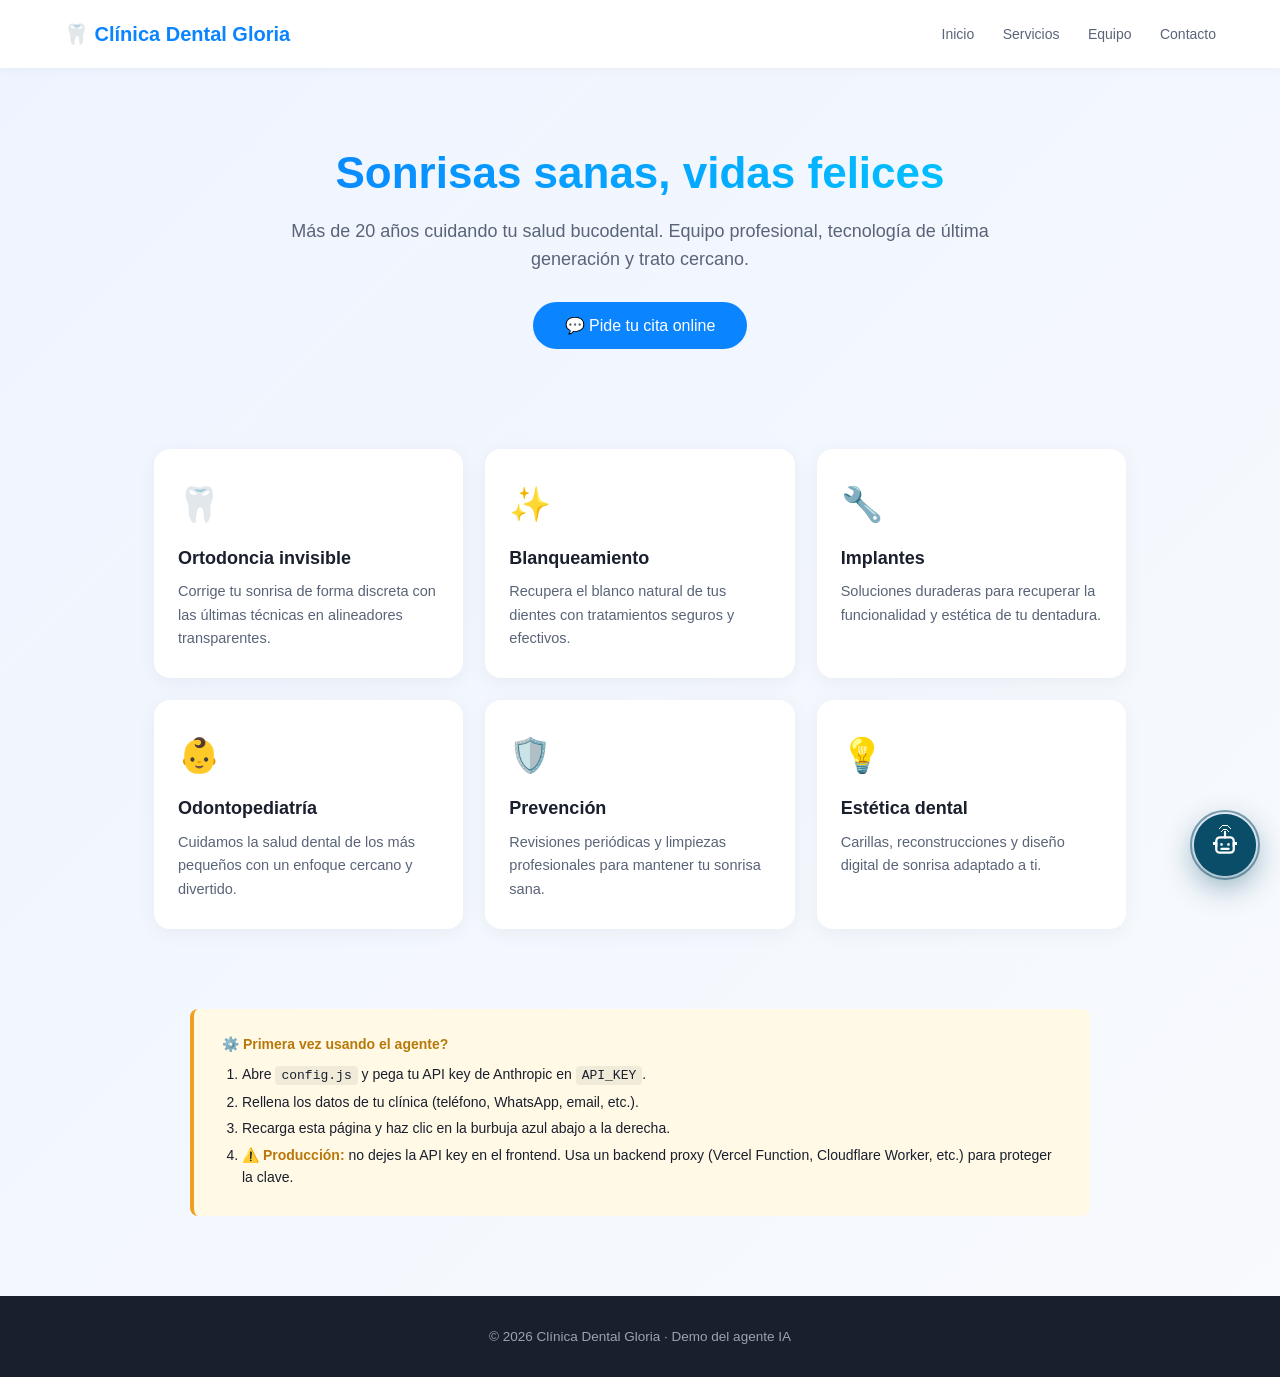
<file: agente-dental/demo.html>
<!DOCTYPE html>
<html lang="es">
<head>
  <meta charset="UTF-8">
  <meta name="viewport" content="width=device-width, initial-scale=1.0">
  <title>Demo · Agente Clínica Dental</title>

  <style>
    :root { --brand: #0A84FF; --brand-dark: #006FE0; }
    * { box-sizing: border-box; margin: 0; padding: 0; }
    body {
      font-family: -apple-system, BlinkMacSystemFont, "Segoe UI", Roboto, sans-serif;
      color: #1A1F2E;
      background: linear-gradient(135deg, #EEF4FF 0%, #F8FAFD 100%);
      min-height: 100vh;
      line-height: 1.6;
    }
    header {
      background: #fff;
      padding: 18px 5%;
      display: flex;
      justify-content: space-between;
      align-items: center;
      box-shadow: 0 2px 10px rgba(0,0,0,0.04);
      position: sticky; top: 0; z-index: 10;
    }
    header .logo { font-weight: 700; font-size: 20px; color: var(--brand); }
    header nav a {
      margin-left: 24px;
      color: #5A6478;
      text-decoration: none;
      font-size: 14px;
    }
    header nav a:hover { color: var(--brand); }

    .hero {
      padding: 80px 5% 60px;
      text-align: center;
      max-width: 900px;
      margin: 0 auto;
    }
    .hero h1 {
      font-size: 44px;
      line-height: 1.15;
      margin-bottom: 18px;
      background: linear-gradient(90deg, #0A84FF 0%, #00C6FF 100%);
      -webkit-background-clip: text;
      -webkit-text-fill-color: transparent;
      background-clip: text;
    }
    .hero p { font-size: 18px; color: #5A6478; margin-bottom: 28px; }
    .hero button {
      background: var(--brand);
      color: #fff;
      border: none;
      padding: 14px 32px;
      border-radius: 999px;
      font-size: 16px;
      font-weight: 500;
      cursor: pointer;
      transition: all .2s ease;
    }
    .hero button:hover {
      background: var(--brand-dark);
      transform: translateY(-2px);
      box-shadow: 0 10px 25px rgba(10,132,255,0.3);
    }

    .grid {
      max-width: 1100px;
      margin: 0 auto;
      padding: 40px 5% 80px;
      display: grid;
      grid-template-columns: repeat(auto-fit, minmax(260px, 1fr));
      gap: 22px;
    }
    .card {
      background: #fff;
      padding: 28px 24px;
      border-radius: 16px;
      box-shadow: 0 4px 20px rgba(15,23,42,0.05);
      transition: transform .2s ease, box-shadow .2s ease;
    }
    .card:hover {
      transform: translateY(-4px);
      box-shadow: 0 12px 30px rgba(15,23,42,0.08);
    }
    .card .icon {
      font-size: 34px;
      margin-bottom: 12px;
    }
    .card h3 { font-size: 18px; margin-bottom: 8px; }
    .card p { color: #5A6478; font-size: 14.5px; }

    .info-box {
      max-width: 900px;
      margin: 0 auto 80px;
      padding: 24px 28px;
      background: #FFF9E6;
      border-left: 4px solid #F0A020;
      border-radius: 8px;
      font-size: 14px;
    }
    .info-box strong { color: #B8780A; }
    .info-box code {
      background: rgba(0,0,0,0.06);
      padding: 2px 6px;
      border-radius: 4px;
      font-family: "SF Mono", Monaco, monospace;
      font-size: 13px;
    }
    .info-box ol { margin-top: 8px; padding-left: 20px; }
    .info-box li { margin: 4px 0; }

    footer {
      background: #1A1F2E;
      color: #9AA3B2;
      padding: 30px 5%;
      text-align: center;
      font-size: 13.5px;
    }
  </style>

  <!-- ============================================================
       AGENTE DENTAL - Solo estas 3 líneas se añaden a tu web existente
       ============================================================ -->
  <link rel="stylesheet" href="agente.css">
</head>
<body>

  <header>
    <div class="logo">🦷 Clínica Dental Gloria</div>
    <nav>
      <a href="#">Inicio</a>
      <a href="#">Servicios</a>
      <a href="#">Equipo</a>
      <a href="#">Contacto</a>
    </nav>
  </header>

  <section class="hero">
    <h1>Sonrisas sanas, vidas felices</h1>
    <p>
      Más de 20 años cuidando tu salud bucodental.
      Equipo profesional, tecnología de última generación y trato cercano.
    </p>
    <button onclick="document.getElementById('ad-bubble').click()">
      💬 Pide tu cita online
    </button>
  </section>

  <section class="grid">
    <div class="card">
      <div class="icon">🦷</div>
      <h3>Ortodoncia invisible</h3>
      <p>Corrige tu sonrisa de forma discreta con las últimas técnicas en alineadores transparentes.</p>
    </div>
    <div class="card">
      <div class="icon">✨</div>
      <h3>Blanqueamiento</h3>
      <p>Recupera el blanco natural de tus dientes con tratamientos seguros y efectivos.</p>
    </div>
    <div class="card">
      <div class="icon">🔧</div>
      <h3>Implantes</h3>
      <p>Soluciones duraderas para recuperar la funcionalidad y estética de tu dentadura.</p>
    </div>
    <div class="card">
      <div class="icon">👶</div>
      <h3>Odontopediatría</h3>
      <p>Cuidamos la salud dental de los más pequeños con un enfoque cercano y divertido.</p>
    </div>
    <div class="card">
      <div class="icon">🛡️</div>
      <h3>Prevención</h3>
      <p>Revisiones periódicas y limpiezas profesionales para mantener tu sonrisa sana.</p>
    </div>
    <div class="card">
      <div class="icon">💡</div>
      <h3>Estética dental</h3>
      <p>Carillas, reconstrucciones y diseño digital de sonrisa adaptado a ti.</p>
    </div>
  </section>

  <div class="info-box">
    <strong>⚙️ Primera vez usando el agente?</strong>
    <ol>
      <li>Abre <code>config.js</code> y pega tu API key de Anthropic en <code>API_KEY</code>.</li>
      <li>Rellena los datos de tu clínica (teléfono, WhatsApp, email, etc.).</li>
      <li>Recarga esta página y haz clic en la burbuja azul abajo a la derecha.</li>
      <li><strong>⚠️ Producción:</strong> no dejes la API key en el frontend. Usa un backend proxy (Vercel Function, Cloudflare Worker, etc.) para proteger la clave.</li>
    </ol>
  </div>

  <footer>
    © 2026 Clínica Dental Gloria · Demo del agente IA
  </footer>

  <!-- Carga del agente: estas 2 líneas son las que se copian a la web real -->
  <script src="config.js"></script>
  <script src="agente.js"></script>

</body>
</html>
</file>
<file: agente-dental/agente.css>
/* ============================================================
   AGENTE DENTAL - Chat flotante
   Estilos aislados con prefijo .ad- para no chocar con la web
   ============================================================ */

.ad-root {
  --ad-primary: #0A4D68;
  --ad-primary-hover: #088395;
  --ad-accent: #05BFDB;
  --ad-bg: #FFFFFF;
  --ad-bg-soft: #F0F4F8;
  --ad-text: #102A43;
  --ad-text-soft: #334E68;
  --ad-border: #D9E2EC;
  --ad-user-bubble: #0A4D68;
  --ad-user-text: #FFFFFF;
  --ad-bot-bubble: #F0F4F8;
  --ad-bot-text: #102A43;
  --ad-shadow: 0 16px 48px rgba(16, 42, 67, 0.18);

  font-family: 'DM Sans', -apple-system, BlinkMacSystemFont, "Segoe UI", Roboto,
               "Helvetica Neue", Arial, sans-serif;
  font-size: 15px;
  color: var(--ad-text);
  line-height: 1.55;
  box-sizing: border-box;
}

.ad-root *,
.ad-root *::before,
.ad-root *::after {
  box-sizing: border-box;
}

/* ---------- Burbuja flotante (cerrada) ---------- */
.ad-bubble {
  position: fixed;
  right: 24px;
  bottom: 24px;
  width: 62px;
  height: 62px;
  border-radius: 50%;
  background: var(--ad-primary);
  color: #fff;
  border: none;
  cursor: pointer;
  padding: 0;
  box-shadow: 0 10px 30px rgba(10, 77, 104, 0.45);
  display: flex;
  align-items: center;
  justify-content: center;
  z-index: 2147483000;
  transition: transform .2s ease, box-shadow .2s ease;
}
.ad-bubble:hover {
  transform: scale(1.06);
  box-shadow: 0 14px 36px rgba(10, 77, 104, 0.55);
}
.ad-bubble svg {
  width: 28px;
  height: 28px;
  fill: currentColor;
}
.ad-bubble-img {
  width: 100%;
  height: 100%;
  border-radius: 50%;
  display: block;
  object-fit: cover;
  user-select: none;
  -webkit-user-drag: none;
}
.ad-bubble.ad-hidden { display: none; }

.ad-bubble::after {
  content: "";
  position: absolute;
  inset: -4px;
  border-radius: 50%;
  border: 2px solid var(--ad-primary);
  opacity: .5;
  animation: ad-pulse 2.2s ease-out infinite;
}
@keyframes ad-pulse {
  0%   { transform: scale(0.9);  opacity: .6; }
  100% { transform: scale(1.5);  opacity: 0;  }
}

/* ---------- Ventana del chat ---------- */
.ad-window {
  position: fixed;
  right: 24px;
  bottom: 24px;
  width: 380px;
  height: 600px;
  max-height: calc(100vh - 40px);
  background: var(--ad-bg);
  border-radius: 18px;
  box-shadow: var(--ad-shadow);
  display: none;
  flex-direction: column;
  overflow: hidden;
  z-index: 2147483000;
  border: 1px solid var(--ad-border);
  animation: ad-slide-up .25s ease-out;
}
.ad-window.ad-open { display: flex; }

@keyframes ad-slide-up {
  from { opacity: 0; transform: translateY(20px) scale(0.98); }
  to   { opacity: 1; transform: translateY(0) scale(1); }
}

/* ---------- Header ---------- */
.ad-header {
  display: flex;
  align-items: center;
  gap: 12px;
  padding: 14px 16px;
  background: var(--ad-primary);
  color: #fff;
}
.ad-avatar {
  width: 40px;
  height: 40px;
  border-radius: 50%;
  background: rgba(255,255,255,0.2);
  display: flex;
  align-items: center;
  justify-content: center;
  font-size: 20px;
  flex-shrink: 0;
}
.ad-header-info { flex: 1; min-width: 0; }
.ad-header-title {
  font-weight: 600;
  font-size: 15px;
  margin: 0;
  white-space: nowrap;
  overflow: hidden;
  text-overflow: ellipsis;
}
.ad-header-status {
  font-size: 12px;
  opacity: 0.85;
  display: flex;
  align-items: center;
  gap: 6px;
  margin-top: 2px;
}
.ad-status-dot {
  width: 8px;
  height: 8px;
  border-radius: 50%;
  background: #27C86B;
}
.ad-status-dot.ad-off { background: #F0A020; }

.ad-header-actions {
  display: flex;
  gap: 4px;
}
.ad-icon-btn {
  background: transparent;
  border: none;
  color: #fff;
  width: 34px;
  height: 34px;
  border-radius: 8px;
  cursor: pointer;
  display: flex;
  align-items: center;
  justify-content: center;
  transition: background .15s ease;
}
.ad-icon-btn:hover { background: rgba(255,255,255,0.18); }
.ad-icon-btn svg { width: 18px; height: 18px; fill: currentColor; }

/* ---------- Área de mensajes ---------- */
.ad-messages {
  flex: 1;
  overflow-y: auto;
  padding: 16px;
  background: var(--ad-bg-soft);
  display: flex;
  flex-direction: column;
  gap: 10px;
  scroll-behavior: smooth;
}
.ad-messages::-webkit-scrollbar { width: 6px; }
.ad-messages::-webkit-scrollbar-thumb {
  background: var(--ad-border);
  border-radius: 3px;
}

.ad-msg {
  max-width: 82%;
  padding: 10px 14px;
  border-radius: 16px;
  word-wrap: break-word;
  white-space: pre-wrap;
  animation: ad-msg-in .2s ease-out;
  font-size: 14.5px;
}
@keyframes ad-msg-in {
  from { opacity: 0; transform: translateY(6px); }
  to   { opacity: 1; transform: translateY(0); }
}

.ad-msg-user {
  align-self: flex-end;
  background: var(--ad-user-bubble);
  color: var(--ad-user-text);
  border-bottom-right-radius: 4px;
}
.ad-msg-bot {
  align-self: flex-start;
  background: var(--ad-bot-bubble);
  color: var(--ad-bot-text);
  border-bottom-left-radius: 4px;
}
.ad-msg-bot a {
  color: var(--ad-primary);
  font-weight: 500;
}

/* ---------- Typing indicator ---------- */
.ad-typing {
  align-self: flex-start;
  background: var(--ad-bot-bubble);
  padding: 12px 16px;
  border-radius: 16px;
  border-bottom-left-radius: 4px;
  display: flex;
  gap: 4px;
  animation: ad-msg-in .2s ease-out;
}
.ad-typing span {
  width: 7px;
  height: 7px;
  border-radius: 50%;
  background: var(--ad-text-soft);
  opacity: 0.6;
  animation: ad-blink 1.2s infinite ease-in-out;
}
.ad-typing span:nth-child(2) { animation-delay: .2s; }
.ad-typing span:nth-child(3) { animation-delay: .4s; }
@keyframes ad-blink {
  0%, 80%, 100% { transform: scale(0.7); opacity: 0.4; }
  40%           { transform: scale(1);   opacity: 1; }
}

/* ---------- Quick actions (botones bajo header) ---------- */
.ad-quick {
  display: flex;
  gap: 6px;
  padding: 8px 12px;
  background: var(--ad-bg);
  border-bottom: 1px solid var(--ad-border);
  overflow-x: auto;
  scrollbar-width: none;
}
.ad-quick::-webkit-scrollbar { display: none; }
.ad-quick button {
  flex-shrink: 0;
  padding: 6px 12px;
  border-radius: 999px;
  border: 1px solid var(--ad-border);
  background: var(--ad-bg);
  color: var(--ad-text);
  font-size: 12.5px;
  cursor: pointer;
  transition: all .15s ease;
  white-space: nowrap;
}
.ad-quick button:hover {
  background: var(--ad-primary);
  color: #fff;
  border-color: var(--ad-primary);
}

/* ---------- Input ---------- */
.ad-input-wrap {
  padding: 10px 12px;
  background: var(--ad-bg);
  border-top: 1px solid var(--ad-border);
  display: flex;
  gap: 8px;
  align-items: flex-end;
}
.ad-input {
  flex: 1;
  border: 1px solid var(--ad-border);
  border-radius: 20px;
  padding: 10px 14px;
  font-size: 14px;
  font-family: inherit;
  background: var(--ad-bg-soft);
  color: var(--ad-text);
  resize: none;
  max-height: 100px;
  min-height: 40px;
  outline: none;
  transition: border-color .15s ease;
  line-height: 1.35;
}
.ad-input:focus { border-color: var(--ad-primary); }
.ad-input::placeholder { color: var(--ad-text-soft); }

.ad-send {
  width: 40px;
  height: 40px;
  border-radius: 50%;
  background: var(--ad-primary);
  border: none;
  color: #fff;
  cursor: pointer;
  display: flex;
  align-items: center;
  justify-content: center;
  flex-shrink: 0;
  transition: background .15s ease, transform .1s ease;
}
.ad-send:hover:not(:disabled) { background: var(--ad-primary-hover); }
.ad-send:active:not(:disabled) { transform: scale(0.94); }
.ad-send:disabled { opacity: 0.4; cursor: not-allowed; }
.ad-send svg { width: 18px; height: 18px; fill: currentColor; }

/* ---------- Footer (WhatsApp + legal) ---------- */
.ad-footer {
  padding: 6px 12px 10px;
  background: var(--ad-bg);
  display: flex;
  justify-content: space-between;
  align-items: center;
  font-size: 11px;
  color: var(--ad-text-soft);
}
.ad-footer a {
  color: var(--ad-text-soft);
  text-decoration: none;
}
.ad-wa {
  display: inline-flex;
  align-items: center;
  gap: 6px;
  padding: 6px 10px;
  border-radius: 999px;
  background: #25D366;
  color: #fff !important;
  font-size: 12px;
  font-weight: 500;
  text-decoration: none;
  transition: background .15s ease;
}
.ad-wa:hover { background: #1EB954; }
.ad-wa svg { width: 14px; height: 14px; fill: currentColor; }

/* ---------- Tarjeta de resumen de cita ---------- */
.ad-card {
  align-self: stretch;
  background: var(--ad-bg);
  border: 1px solid var(--ad-border);
  border-radius: 12px;
  padding: 14px;
  animation: ad-msg-in .3s ease-out;
}
.ad-card h4 {
  margin: 0 0 10px;
  font-size: 14px;
  color: var(--ad-primary);
  display: flex;
  align-items: center;
  gap: 6px;
}
.ad-card-row {
  display: flex;
  justify-content: space-between;
  padding: 6px 0;
  border-bottom: 1px dashed var(--ad-border);
  font-size: 13.5px;
}
.ad-card-row:last-of-type { border-bottom: none; }
.ad-card-row strong { color: var(--ad-text-soft); font-weight: 500; }
.ad-card-row span { color: var(--ad-text); font-weight: 500; text-align: right; }
.ad-card-actions {
  margin-top: 12px;
  display: flex;
  gap: 8px;
}
.ad-card-actions button {
  flex: 1;
  padding: 8px 12px;
  border-radius: 8px;
  border: none;
  cursor: pointer;
  font-size: 13px;
  font-weight: 500;
  transition: background .15s ease;
}
.ad-btn-primary {
  background: var(--ad-primary);
  color: #fff;
}
.ad-btn-primary:hover { background: var(--ad-primary-hover); }
.ad-btn-secondary {
  background: var(--ad-bg-soft);
  color: var(--ad-text);
  border: 1px solid var(--ad-border) !important;
}

/* ---------- Responsive ---------- */
@media (max-width: 480px) {
  .ad-window {
    right: 0;
    bottom: 0;
    width: 100vw;
    height: 100dvh;
    max-height: 100dvh;
    border-radius: 0;
    border: none;
  }
  .ad-bubble {
    right: 16px;
    bottom: 16px;
    width: 56px;
    height: 56px;
  }
}

/* ---------- Modo oscuro ---------- */
.ad-root[data-theme="dark"] {
  --ad-primary: #05BFDB;
  --ad-primary-hover: #38D3E8;
  --ad-accent: #088395;
  --ad-bg: #0D1B26;
  --ad-bg-soft: #142834;
  --ad-text: #E8F0F5;
  --ad-text-soft: #8FA8B8;
  --ad-border: #1F3342;
  --ad-user-bubble: #05BFDB;
  --ad-user-text: #0D1B26;
  --ad-bot-bubble: #1A2F3E;
  --ad-bot-text: #E8F0F5;
  --ad-shadow: 0 20px 60px rgba(0, 0, 0, 0.6);
}
</file>
